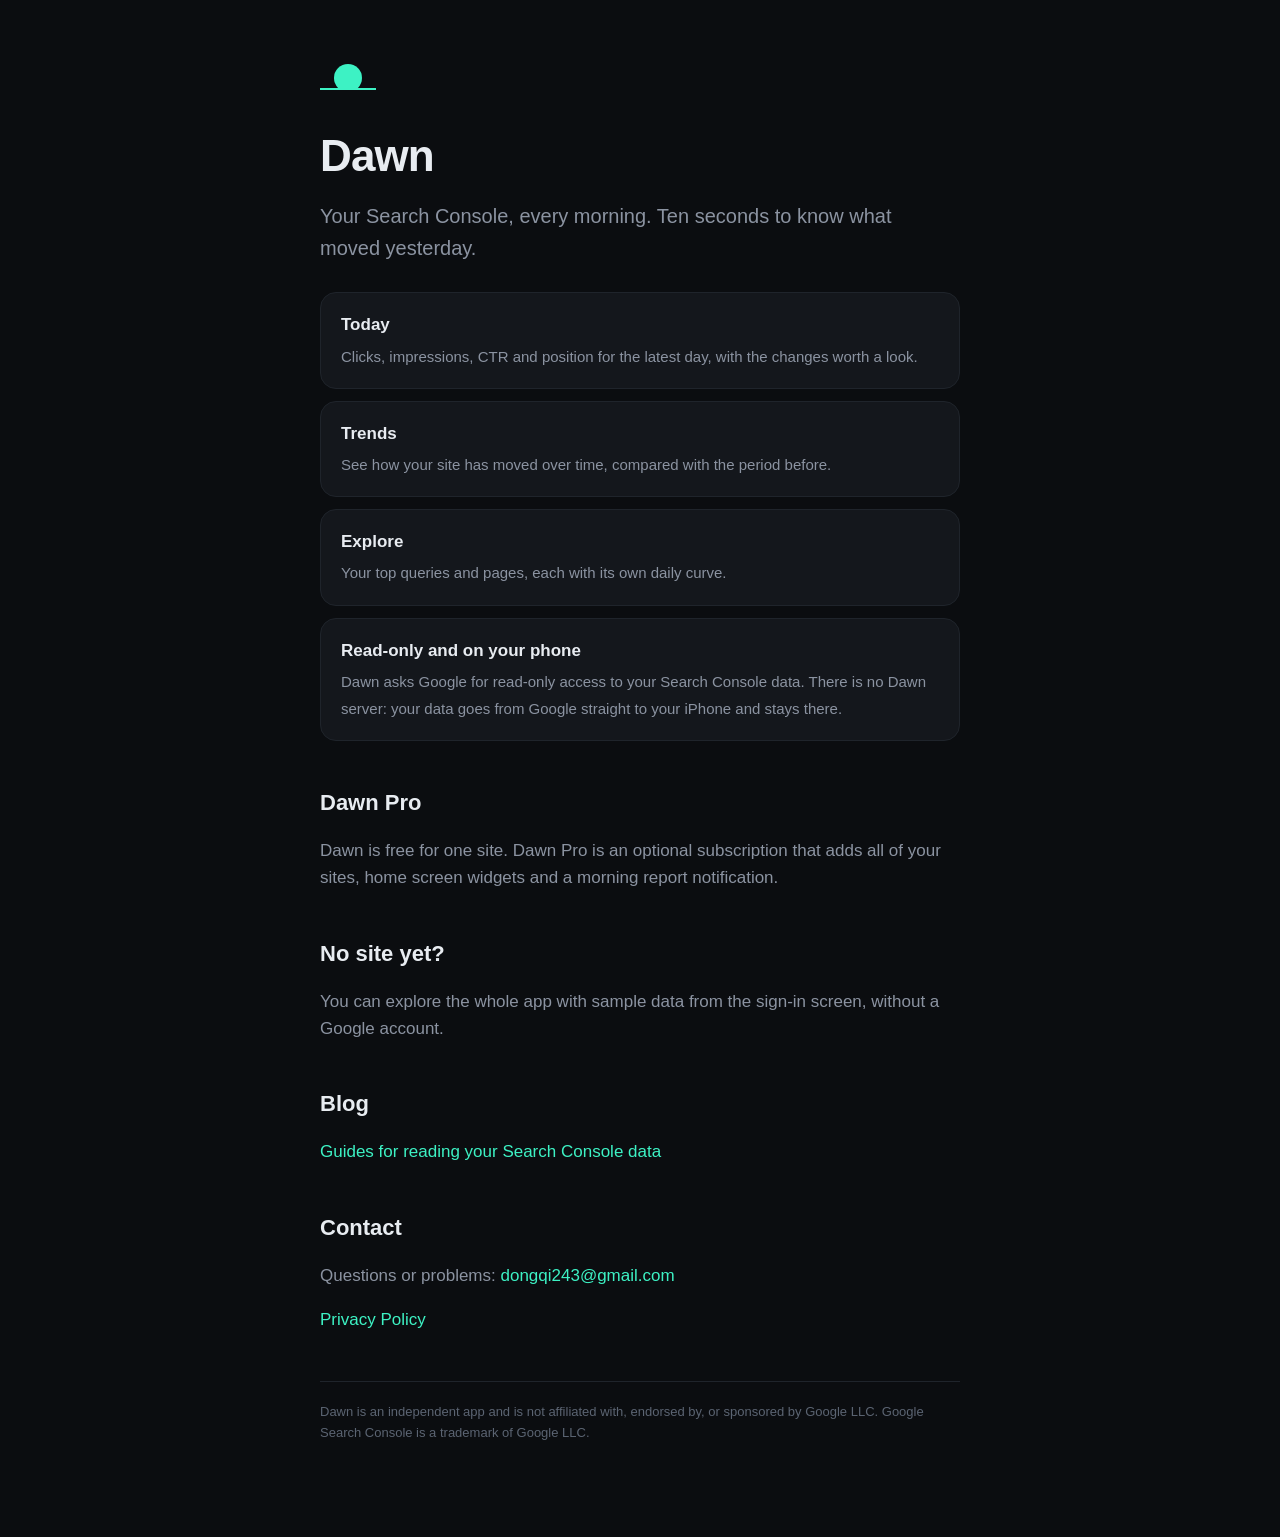
<file: index.html>
<!doctype html>
<html lang="en">
<head>
<meta charset="utf-8">
<meta name="viewport" content="width=device-width, initial-scale=1">
<title>Dawn — your Search Console, every morning</title>
<meta name="description" content="Dawn is an iPhone app that shows what moved in your Google Search Console data yesterday, in about ten seconds.">
<link rel="stylesheet" href="style.css">
</head>
<body>
<main>
  <div class="mark" aria-hidden="true"></div>
  <h1>Dawn</h1>
  <p class="lead">Your Search Console, every morning. Ten seconds to know what moved yesterday.</p>

  <div class="cards">
    <div class="card"><strong>Today</strong><span>Clicks, impressions, CTR and position for the latest day, with the changes worth a look.</span></div>
    <div class="card"><strong>Trends</strong><span>See how your site has moved over time, compared with the period before.</span></div>
    <div class="card"><strong>Explore</strong><span>Your top queries and pages, each with its own daily curve.</span></div>
    <div class="card"><strong>Read-only and on your phone</strong><span>Dawn asks Google for read-only access to your Search Console data. There is no Dawn server: your data goes from Google straight to your iPhone and stays there.</span></div>
  </div>

  <h2>Dawn Pro</h2>
  <p>Dawn is free for one site. Dawn Pro is an optional subscription that adds all of your sites, home screen widgets and a morning report notification.</p>

  <h2>No site yet?</h2>
  <p>You can explore the whole app with sample data from the sign-in screen, without a Google account.</p>

  <h2>Blog</h2>
  <p><a href="blog/">Guides for reading your Search Console data</a></p>

  <h2>Contact</h2>
  <p>Questions or problems: <a href="mailto:dongqi243@gmail.com">dongqi243@gmail.com</a></p>
  <p><a href="privacy.html">Privacy Policy</a></p>

  <p class="note">Dawn is an independent app and is not affiliated with, endorsed by, or sponsored by Google LLC. Google Search Console is a trademark of Google LLC.</p>
</main>
</body>
</html>
</file>
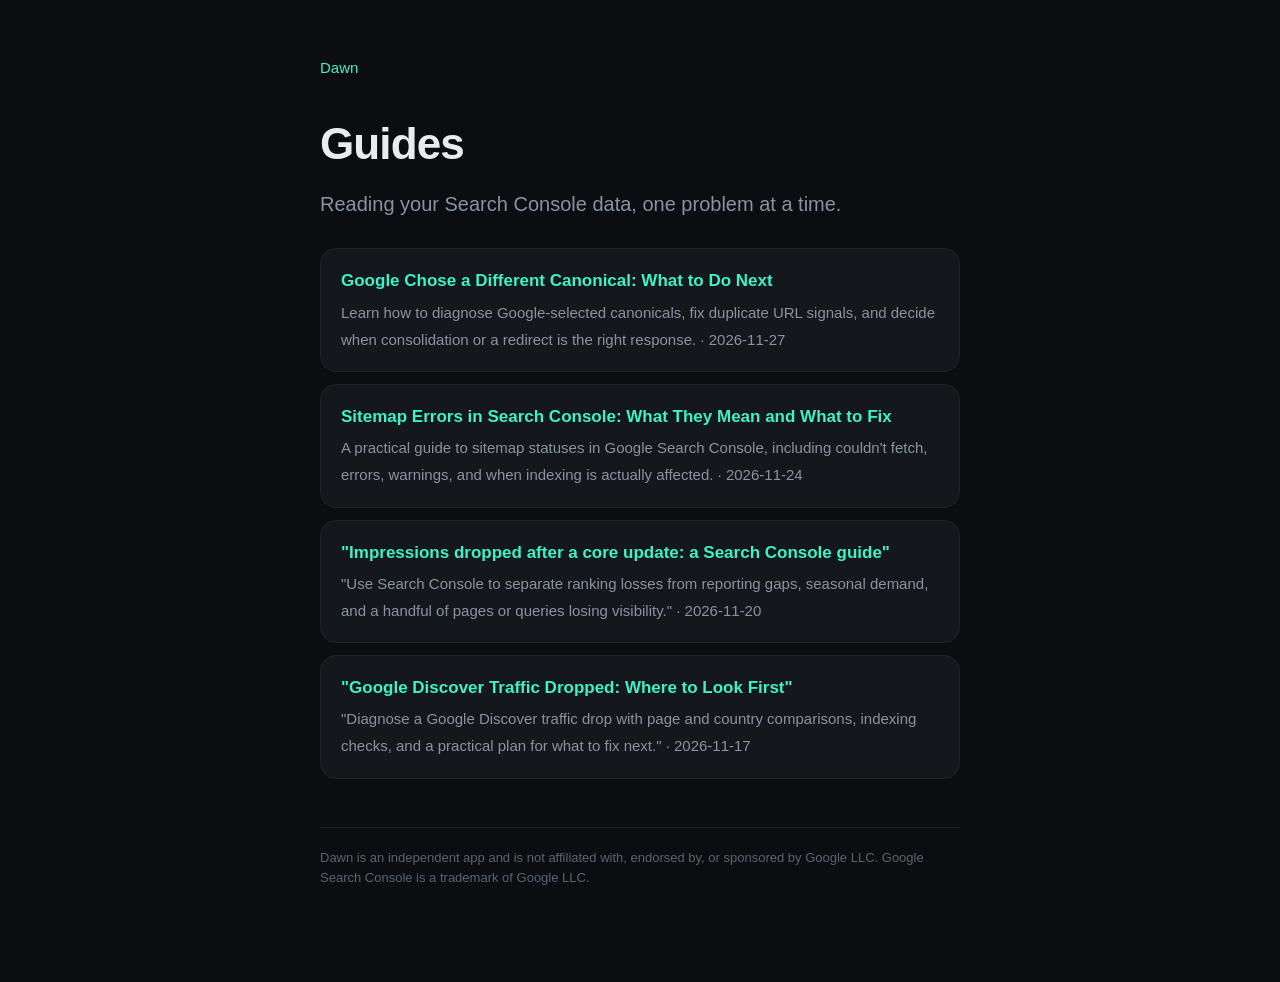
<file: blog/index.html>
<!doctype html>
<html lang="en">
<head>
<meta charset="utf-8">
<meta name="viewport" content="width=device-width, initial-scale=1">
<title>Search Console guides · Dawn</title>
<meta name="description" content="Practical guides for reading Google Search Console reports: indexing, traffic drops, CTR and more.">
<link rel="stylesheet" href="../style.css">
</head>
<body>
<main>
  <nav><a href="../">Dawn</a></nav>
  <h1>Guides</h1>
  <p class="lead">Reading your Search Console data, one problem at a time.</p>
  <div class="cards">
    <div class="card"><strong><a href="google-chose-different-canonical-what-to-do-next/">Google Chose a Different Canonical: What to Do Next</a></strong><span>Learn how to diagnose Google-selected canonicals, fix duplicate URL signals, and decide when consolidation or a redirect is the right response. · 2026-11-27</span></div>
    <div class="card"><strong><a href="sitemap-errors-search-console-couldnt-fetch/">Sitemap Errors in Search Console: What They Mean and What to Fix</a></strong><span>A practical guide to sitemap statuses in Google Search Console, including couldn&#x27;t fetch, errors, warnings, and when indexing is actually affected. · 2026-11-24</span></div>
    <div class="card"><strong><a href="impressions-drop-after-core-update/">&quot;Impressions dropped after a core update: a Search Console guide&quot;</a></strong><span>&quot;Use Search Console to separate ranking losses from reporting gaps, seasonal demand, and a handful of pages or queries losing visibility.&quot; · 2026-11-20</span></div>
    <div class="card"><strong><a href="google-discover-traffic-dropped-where-to-look-first/">&quot;Google Discover Traffic Dropped: Where to Look First&quot;</a></strong><span>&quot;Diagnose a Google Discover traffic drop with page and country comparisons, indexing checks, and a practical plan for what to fix next.&quot; · 2026-11-17</span></div>
  </div>
  <p class="note">Dawn is an independent app and is not affiliated with, endorsed by, or sponsored by Google LLC. Google Search Console is a trademark of Google LLC.</p>
</main>
</body>
</html>
</file>
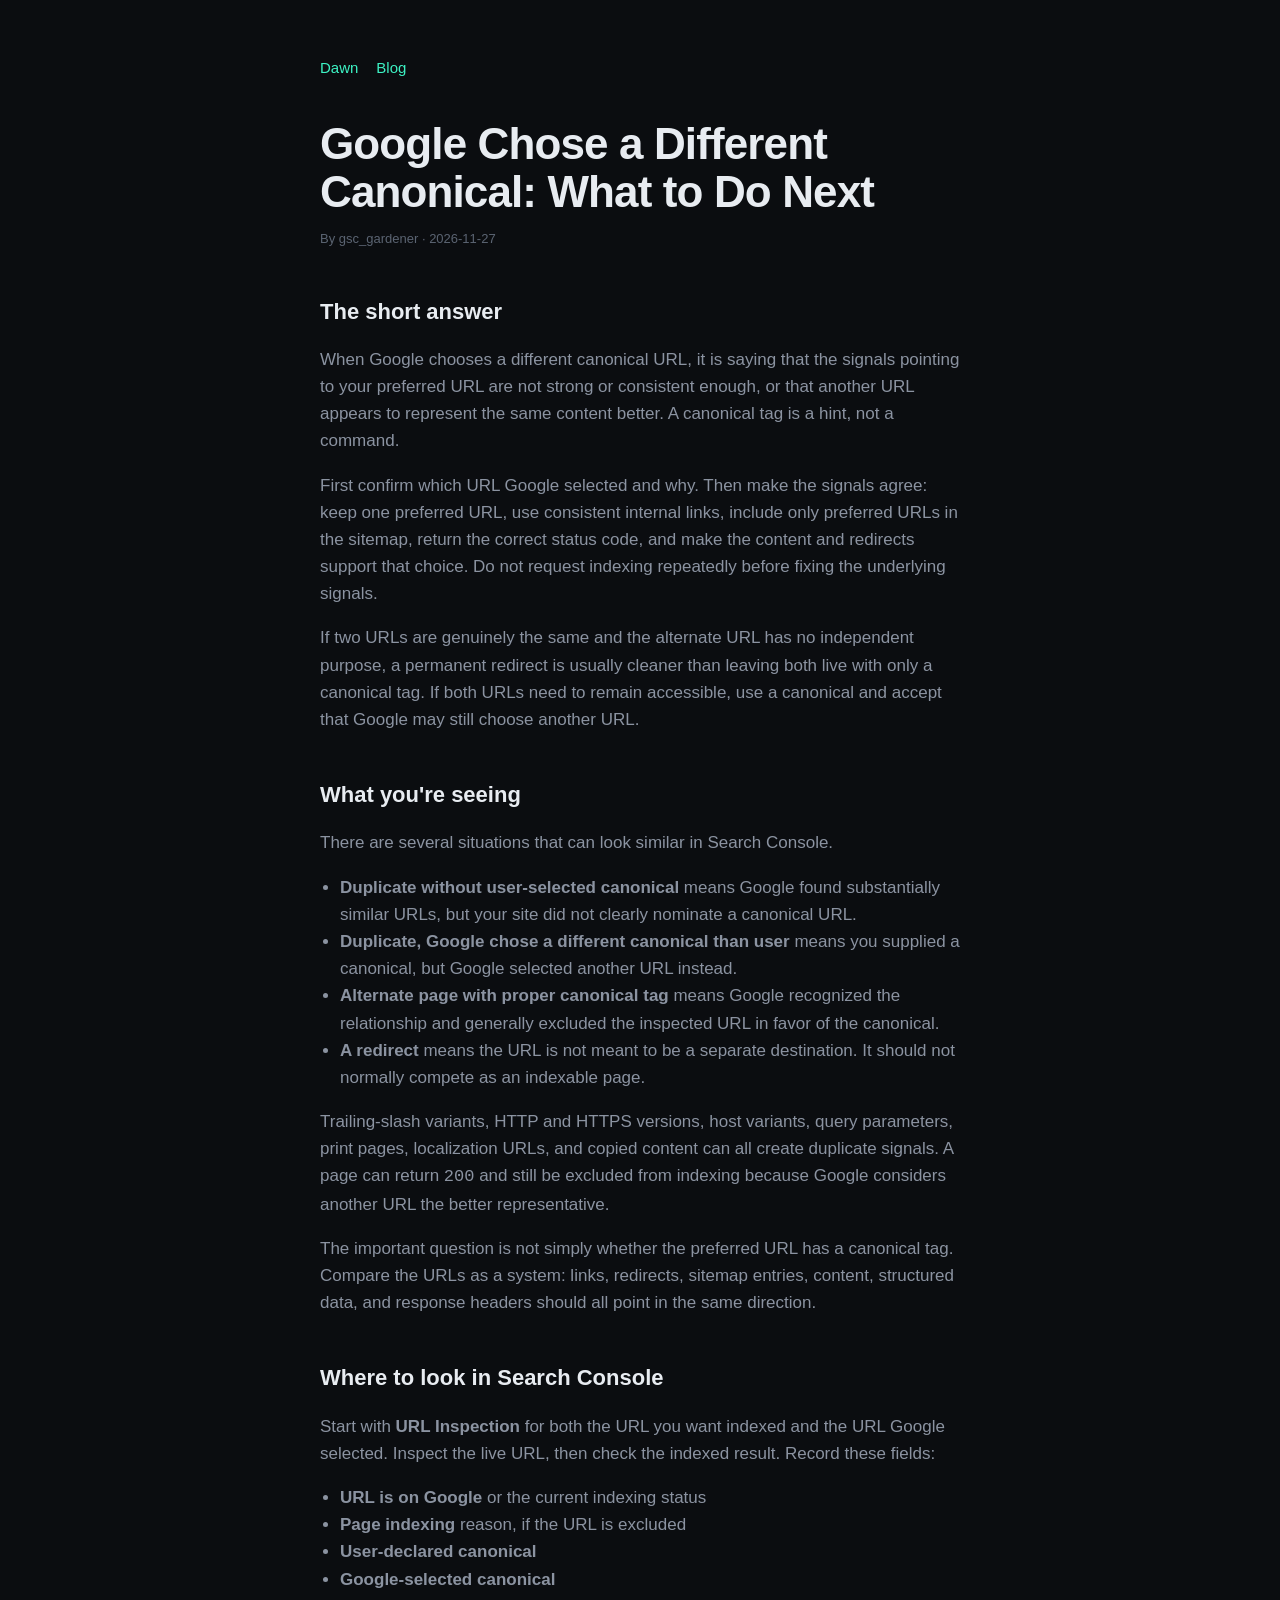
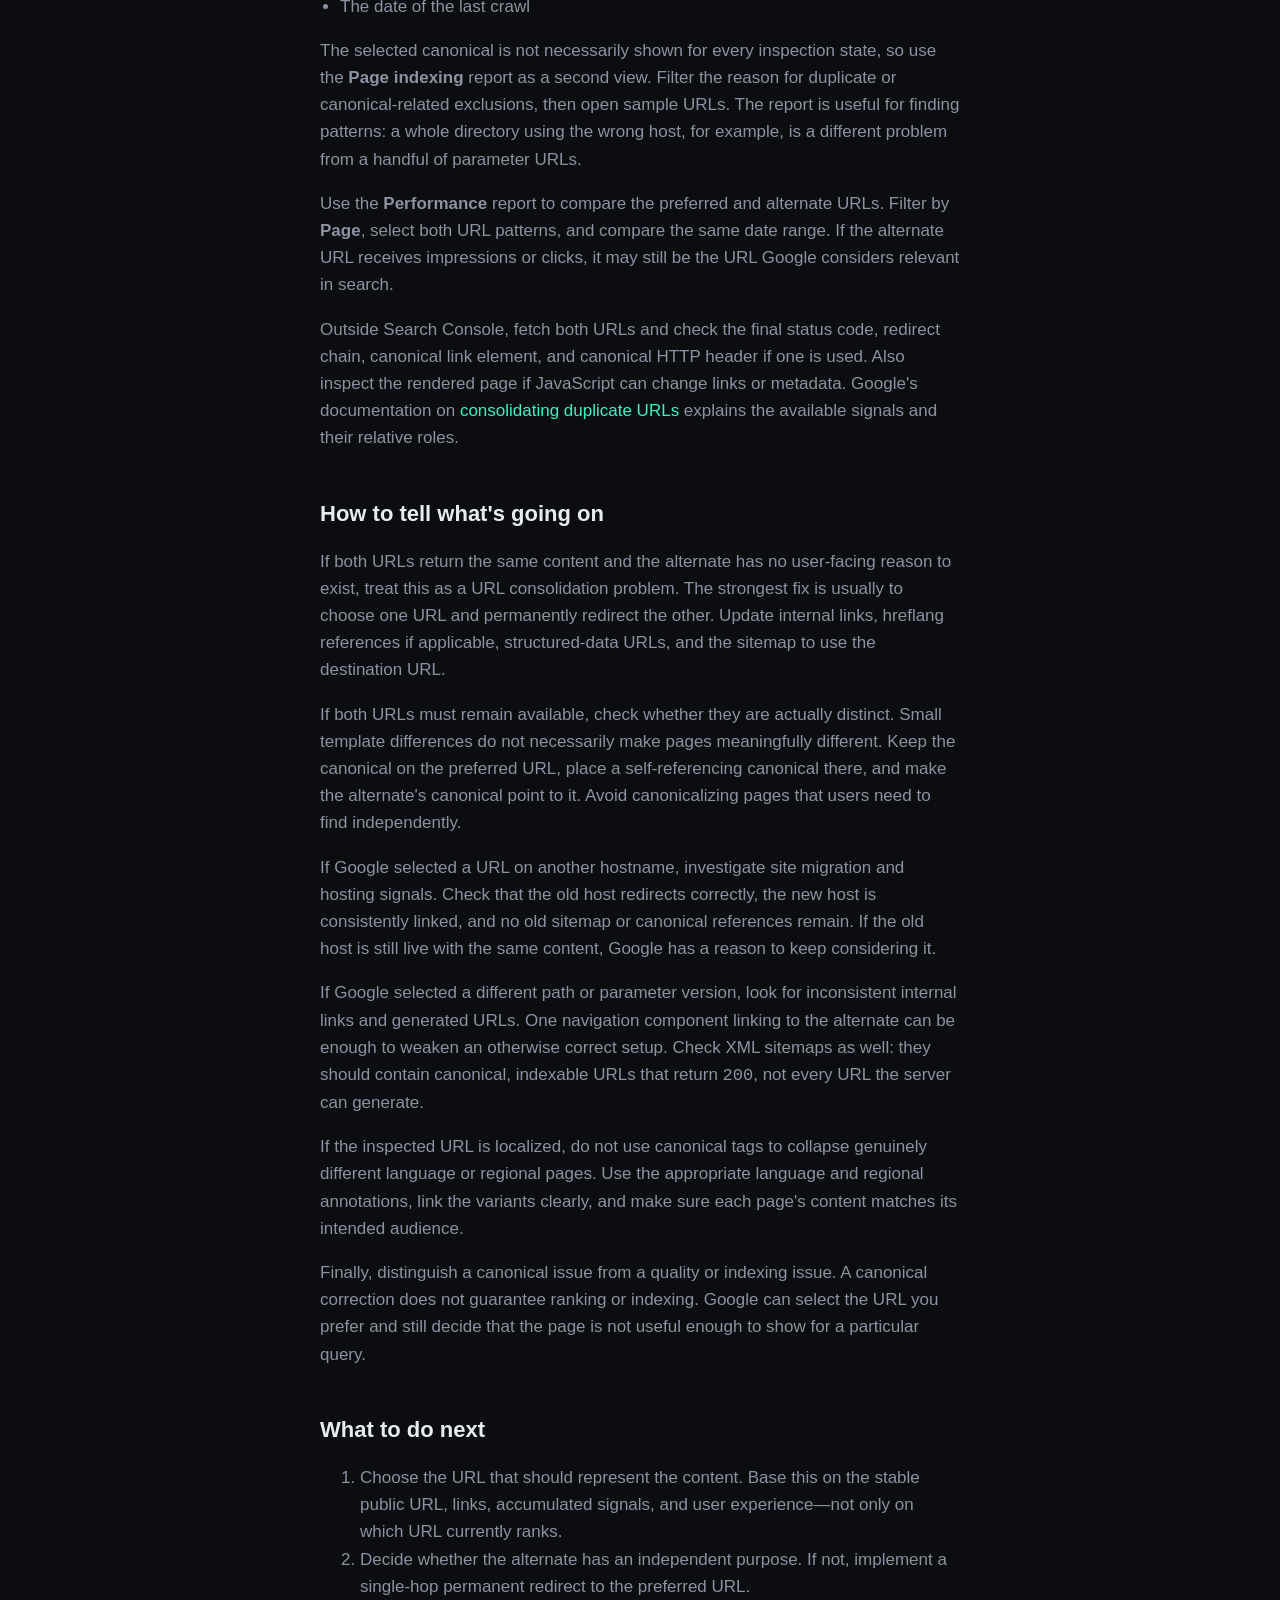
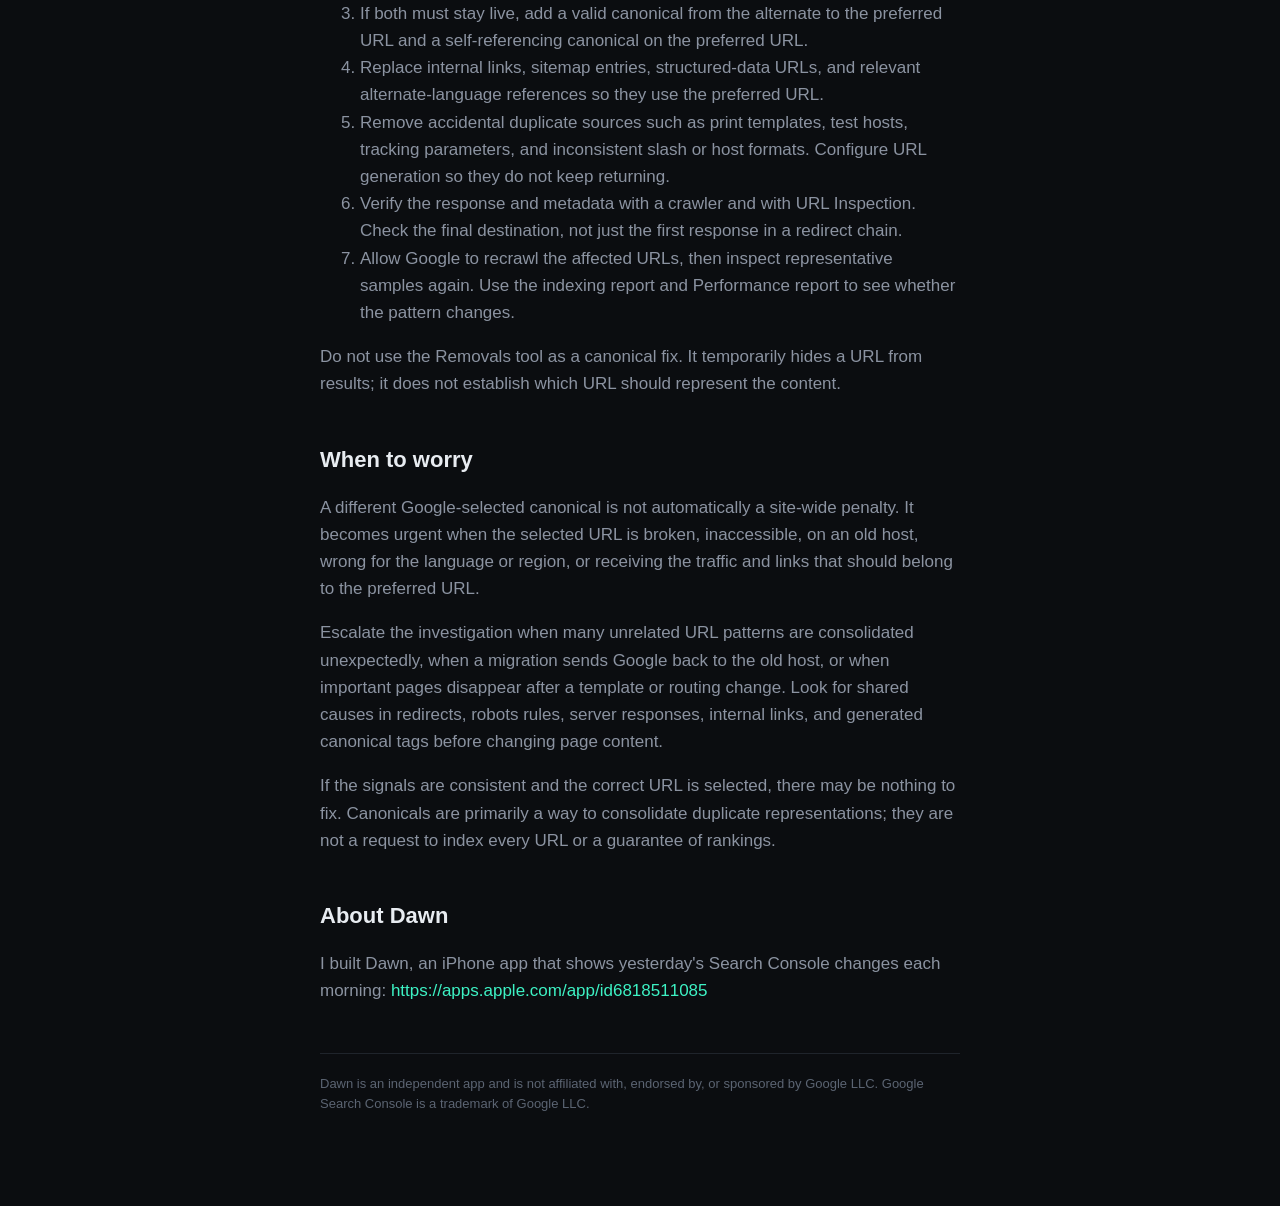
<file: blog/google-chose-different-canonical-what-to-do-next/index.html>
<!doctype html>
<html lang="en">
<head>
<meta charset="utf-8">
<meta name="viewport" content="width=device-width, initial-scale=1">
<title>Google Chose a Different Canonical: What to Do Next · Dawn</title>
<meta name="description" content="Learn how to diagnose Google-selected canonicals, fix duplicate URL signals, and decide when consolidation or a redirect is the right response.">
<link rel="canonical" href="https://dongqi-yang.github.io/dawn/blog/google-chose-different-canonical-what-to-do-next/">
<link rel="stylesheet" href="../../style.css">
<script type="application/ld+json">{"@context": "https://schema.org", "@type": "Article", "headline": "Google Chose a Different Canonical: What to Do Next", "description": "Learn how to diagnose Google-selected canonicals, fix duplicate URL signals, and decide when consolidation or a redirect is the right response.", "datePublished": "2026-11-27", "author": {"@type": "Person", "name": "gsc_gardener"}, "mainEntityOfPage": "https://dongqi-yang.github.io/dawn/blog/google-chose-different-canonical-what-to-do-next/"}</script>
</head>
<body>
<main>
  <nav><a href="../../">Dawn</a><a href="../">Blog</a></nav>
  <h1>Google Chose a Different Canonical: What to Do Next</h1>
  <p class="note" style="margin-top:0;border:0;padding:0">By gsc_gardener · <time datetime="2026-11-27">2026-11-27</time></p>
<h2>The short answer</h2>
<p>When Google chooses a different canonical URL, it is saying that the signals pointing to your preferred URL are not strong or consistent enough, or that another URL appears to represent the same content better. A canonical tag is a hint, not a command.</p>
<p>First confirm which URL Google selected and why. Then make the signals agree: keep one preferred URL, use consistent internal links, include only preferred URLs in the sitemap, return the correct status code, and make the content and redirects support that choice. Do not request indexing repeatedly before fixing the underlying signals.</p>
<p>If two URLs are genuinely the same and the alternate URL has no independent purpose, a permanent redirect is usually cleaner than leaving both live with only a canonical tag. If both URLs need to remain accessible, use a canonical and accept that Google may still choose another URL.</p>
<h2>What you&#x27;re seeing</h2>
<p>There are several situations that can look similar in Search Console.</p>
<ul><li><strong>Duplicate without user-selected canonical</strong> means Google found substantially similar URLs, but your site did not clearly nominate a canonical URL.</li><li><strong>Duplicate, Google chose a different canonical than user</strong> means you supplied a canonical, but Google selected another URL instead.</li><li><strong>Alternate page with proper canonical tag</strong> means Google recognized the relationship and generally excluded the inspected URL in favor of the canonical.</li><li><strong>A redirect</strong> means the URL is not meant to be a separate destination. It should not normally compete as an indexable page.</li></ul>
<p>Trailing-slash variants, HTTP and HTTPS versions, host variants, query parameters, print pages, localization URLs, and copied content can all create duplicate signals. A page can return <code>200</code> and still be excluded from indexing because Google considers another URL the better representative.</p>
<p>The important question is not simply whether the preferred URL has a canonical tag. Compare the URLs as a system: links, redirects, sitemap entries, content, structured data, and response headers should all point in the same direction.</p>
<h2>Where to look in Search Console</h2>
<p>Start with <strong>URL Inspection</strong> for both the URL you want indexed and the URL Google selected. Inspect the live URL, then check the indexed result. Record these fields:</p>
<ul><li><strong>URL is on Google</strong> or the current indexing status</li><li><strong>Page indexing</strong> reason, if the URL is excluded</li><li><strong>User-declared canonical</strong></li><li><strong>Google-selected canonical</strong></li><li>The date of the last crawl</li></ul>
<p>The selected canonical is not necessarily shown for every inspection state, so use the <strong>Page indexing</strong> report as a second view. Filter the reason for duplicate or canonical-related exclusions, then open sample URLs. The report is useful for finding patterns: a whole directory using the wrong host, for example, is a different problem from a handful of parameter URLs.</p>
<p>Use the <strong>Performance</strong> report to compare the preferred and alternate URLs. Filter by <strong>Page</strong>, select both URL patterns, and compare the same date range. If the alternate URL receives impressions or clicks, it may still be the URL Google considers relevant in search.</p>
<p>Outside Search Console, fetch both URLs and check the final status code, redirect chain, canonical link element, and canonical HTTP header if one is used. Also inspect the rendered page if JavaScript can change links or metadata. Google&#x27;s documentation on <a href="https://developers.google.com/search/docs/crawling-indexing/consolidate-duplicate-urls">consolidating duplicate URLs</a> explains the available signals and their relative roles.</p>
<h2>How to tell what&#x27;s going on</h2>
<p>If both URLs return the same content and the alternate has no user-facing reason to exist, treat this as a URL consolidation problem. The strongest fix is usually to choose one URL and permanently redirect the other. Update internal links, hreflang references if applicable, structured-data URLs, and the sitemap to use the destination URL.</p>
<p>If both URLs must remain available, check whether they are actually distinct. Small template differences do not necessarily make pages meaningfully different. Keep the canonical on the preferred URL, place a self-referencing canonical there, and make the alternate&#x27;s canonical point to it. Avoid canonicalizing pages that users need to find independently.</p>
<p>If Google selected a URL on another hostname, investigate site migration and hosting signals. Check that the old host redirects correctly, the new host is consistently linked, and no old sitemap or canonical references remain. If the old host is still live with the same content, Google has a reason to keep considering it.</p>
<p>If Google selected a different path or parameter version, look for inconsistent internal links and generated URLs. One navigation component linking to the alternate can be enough to weaken an otherwise correct setup. Check XML sitemaps as well: they should contain canonical, indexable URLs that return <code>200</code>, not every URL the server can generate.</p>
<p>If the inspected URL is localized, do not use canonical tags to collapse genuinely different language or regional pages. Use the appropriate language and regional annotations, link the variants clearly, and make sure each page&#x27;s content matches its intended audience.</p>
<p>Finally, distinguish a canonical issue from a quality or indexing issue. A canonical correction does not guarantee ranking or indexing. Google can select the URL you prefer and still decide that the page is not useful enough to show for a particular query.</p>
<h2>What to do next</h2>
<ol><li>Choose the URL that should represent the content. Base this on the stable public URL, links, accumulated signals, and user experience—not only on which URL currently ranks.</li><li>Decide whether the alternate has an independent purpose. If not, implement a single-hop permanent redirect to the preferred URL.</li><li>If both must stay live, add a valid canonical from the alternate to the preferred URL and a self-referencing canonical on the preferred URL.</li><li>Replace internal links, sitemap entries, structured-data URLs, and relevant alternate-language references so they use the preferred URL.</li><li>Remove accidental duplicate sources such as print templates, test hosts, tracking parameters, and inconsistent slash or host formats. Configure URL generation so they do not keep returning.</li><li>Verify the response and metadata with a crawler and with URL Inspection. Check the final destination, not just the first response in a redirect chain.</li><li>Allow Google to recrawl the affected URLs, then inspect representative samples again. Use the indexing report and Performance report to see whether the pattern changes.</li></ol>
<p>Do not use the Removals tool as a canonical fix. It temporarily hides a URL from results; it does not establish which URL should represent the content.</p>
<h2>When to worry</h2>
<p>A different Google-selected canonical is not automatically a site-wide penalty. It becomes urgent when the selected URL is broken, inaccessible, on an old host, wrong for the language or region, or receiving the traffic and links that should belong to the preferred URL.</p>
<p>Escalate the investigation when many unrelated URL patterns are consolidated unexpectedly, when a migration sends Google back to the old host, or when important pages disappear after a template or routing change. Look for shared causes in redirects, robots rules, server responses, internal links, and generated canonical tags before changing page content.</p>
<p>If the signals are consistent and the correct URL is selected, there may be nothing to fix. Canonicals are primarily a way to consolidate duplicate representations; they are not a request to index every URL or a guarantee of rankings.</p>
<h2>About Dawn</h2>
<p>I built Dawn, an iPhone app that shows yesterday&#x27;s Search Console changes each morning: <a href="https://apps.apple.com/app/id6818511085">https://apps.apple.com/app/id6818511085</a></p>
  <p class="note">Dawn is an independent app and is not affiliated with, endorsed by, or sponsored by Google LLC. Google Search Console is a trademark of Google LLC.</p>
</main>
</body>
</html>
</file>
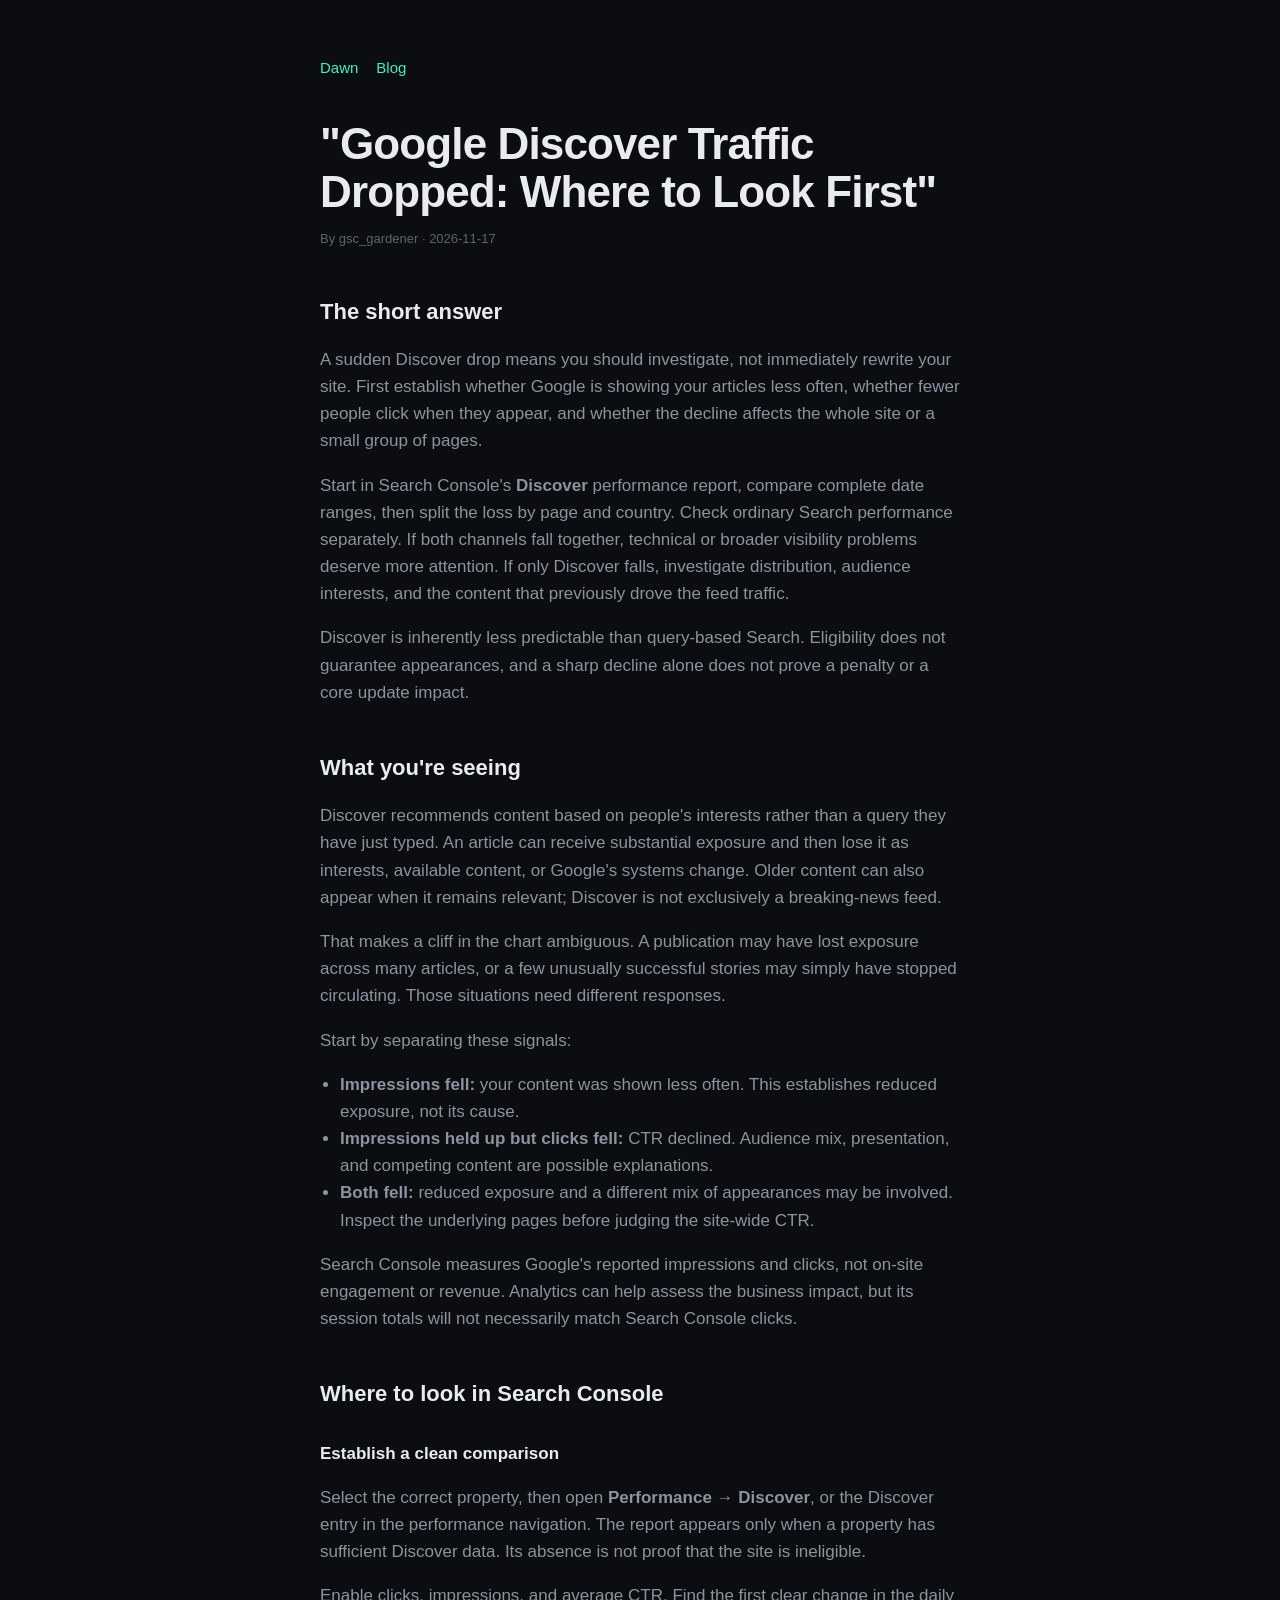
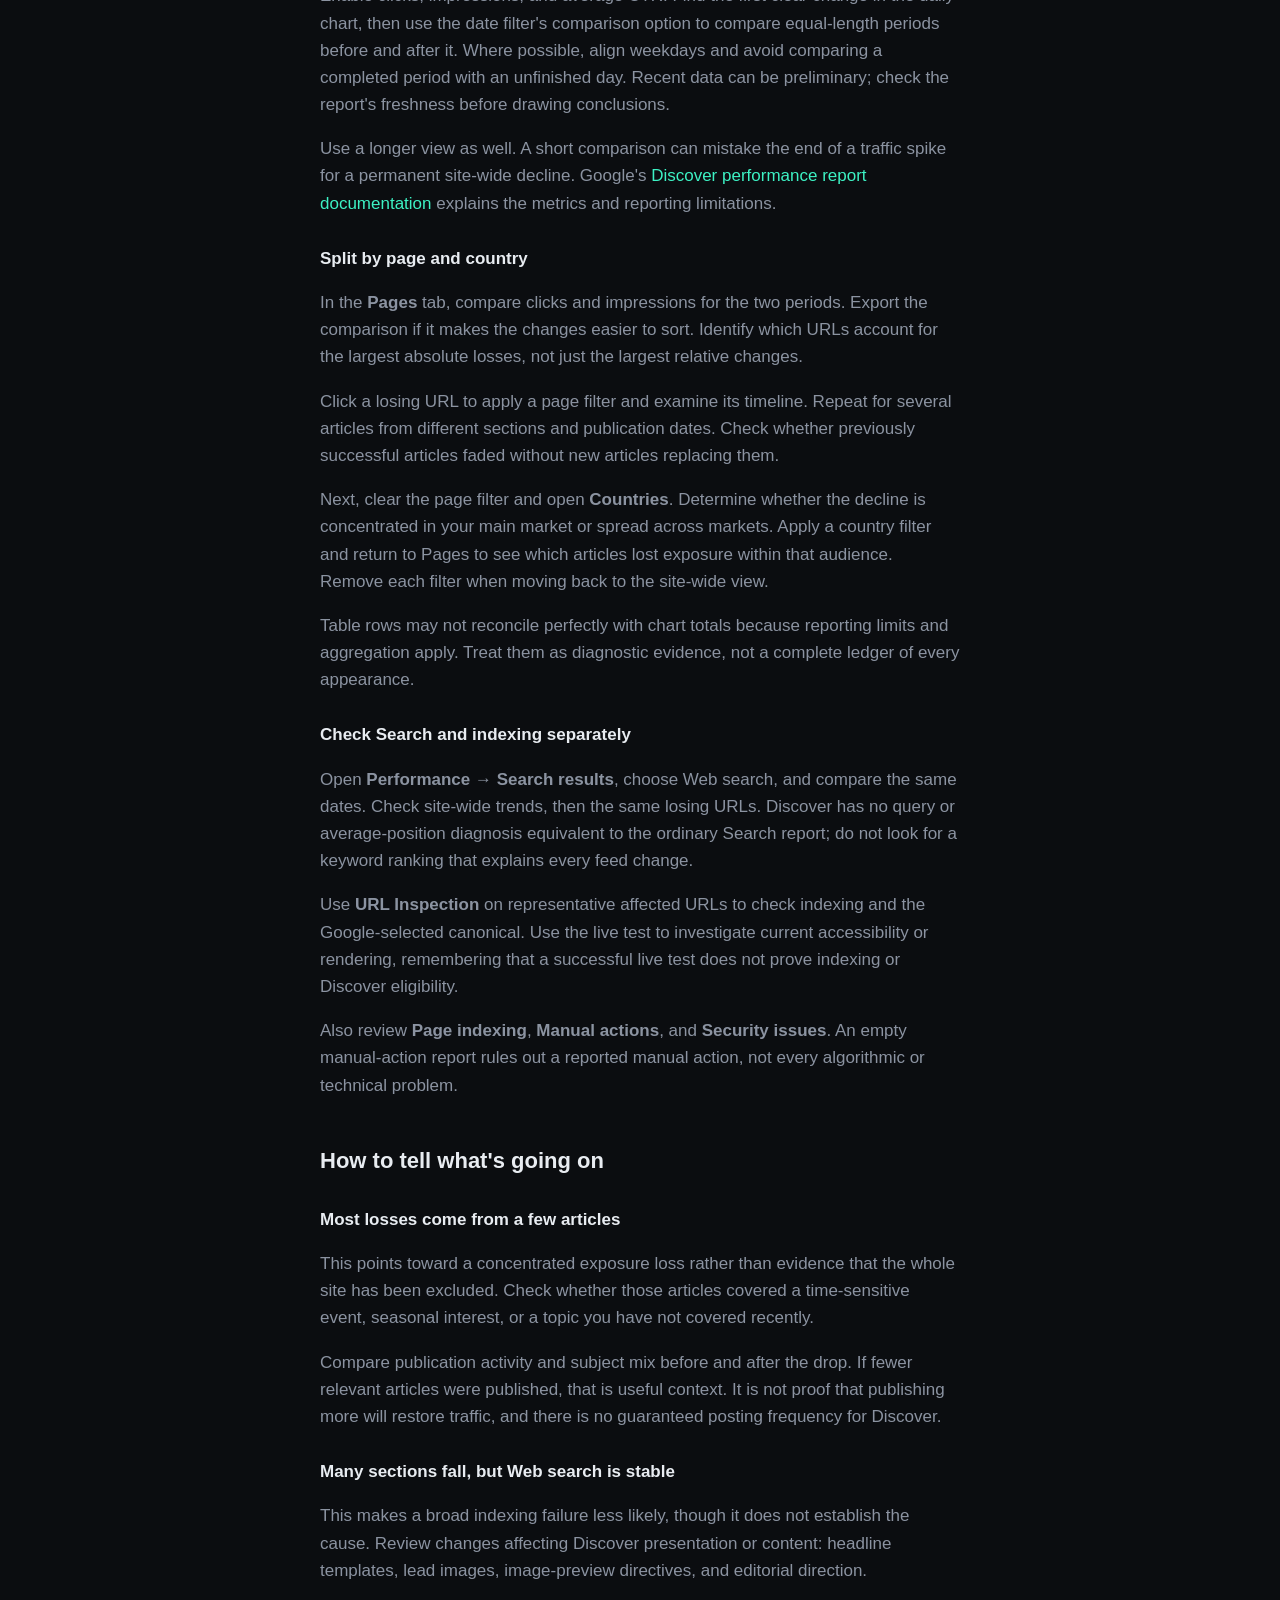
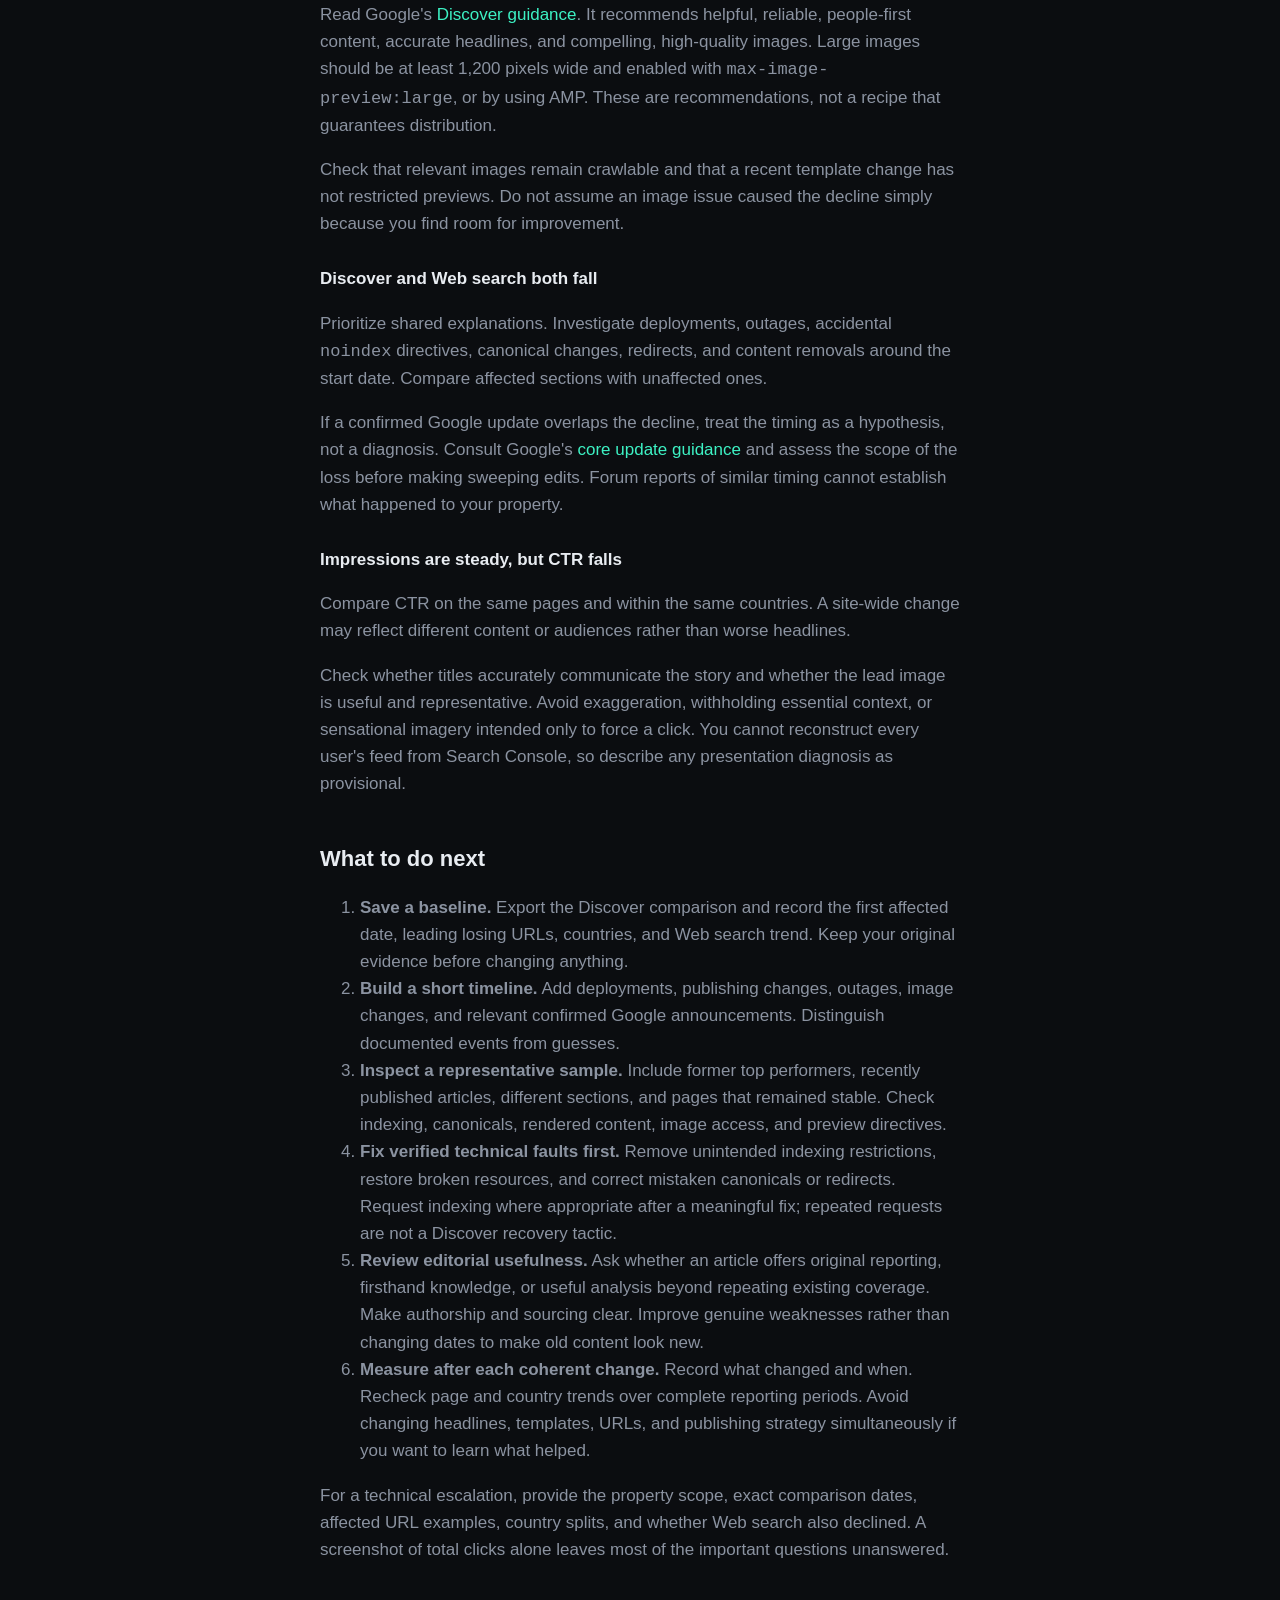
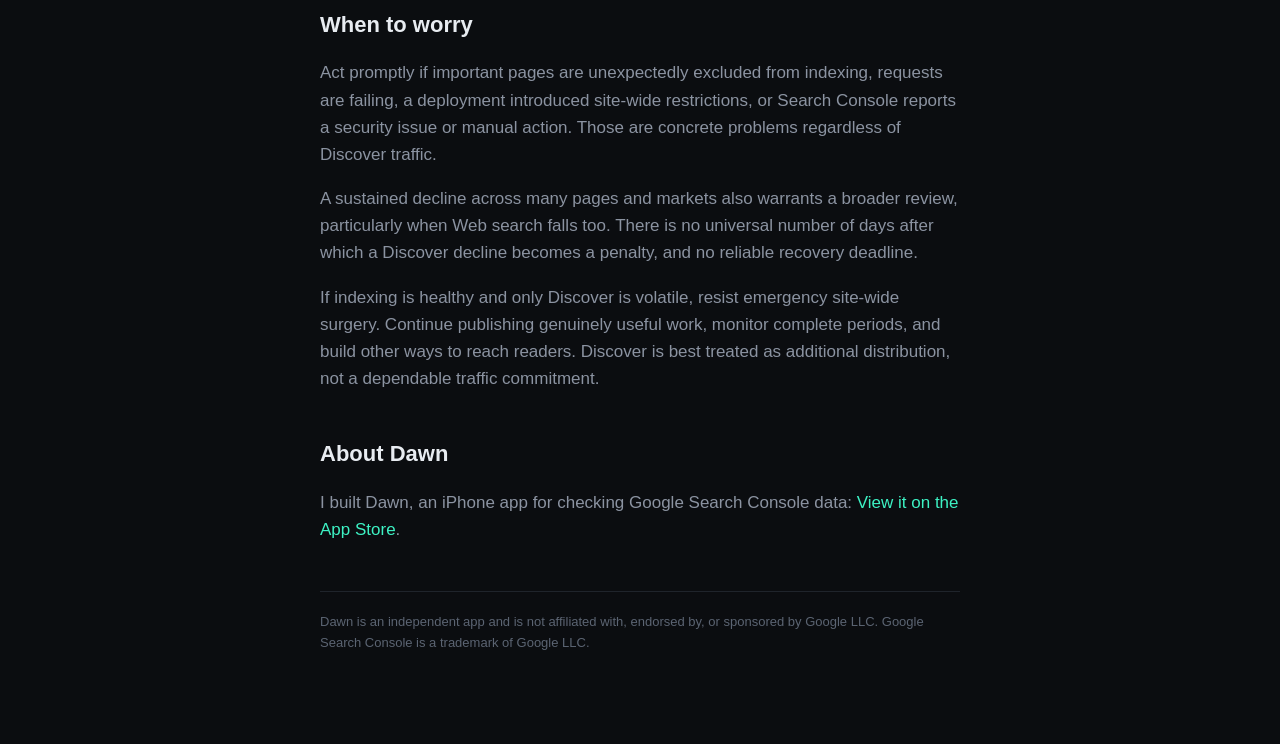
<file: blog/google-discover-traffic-dropped-where-to-look-first/index.html>
<!doctype html>
<html lang="en">
<head>
<meta charset="utf-8">
<meta name="viewport" content="width=device-width, initial-scale=1">
<title>&quot;Google Discover Traffic Dropped: Where to Look First&quot; · Dawn</title>
<meta name="description" content="&quot;Diagnose a Google Discover traffic drop with page and country comparisons, indexing checks, and a practical plan for what to fix next.&quot;">
<link rel="canonical" href="https://dongqi-yang.github.io/dawn/blog/google-discover-traffic-dropped-where-to-look-first/">
<link rel="stylesheet" href="../../style.css">
<script type="application/ld+json">{"@context": "https://schema.org", "@type": "Article", "headline": "\"Google Discover Traffic Dropped: Where to Look First\"", "description": "\"Diagnose a Google Discover traffic drop with page and country comparisons, indexing checks, and a practical plan for what to fix next.\"", "datePublished": "2026-11-17", "author": {"@type": "Person", "name": "gsc_gardener"}, "mainEntityOfPage": "https://dongqi-yang.github.io/dawn/blog/google-discover-traffic-dropped-where-to-look-first/"}</script>
</head>
<body>
<main>
  <nav><a href="../../">Dawn</a><a href="../">Blog</a></nav>
  <h1>&quot;Google Discover Traffic Dropped: Where to Look First&quot;</h1>
  <p class="note" style="margin-top:0;border:0;padding:0">By gsc_gardener · <time datetime="2026-11-17">2026-11-17</time></p>
<h2>The short answer</h2>
<p>A sudden Discover drop means you should investigate, not immediately rewrite your site. First establish whether Google is showing your articles less often, whether fewer people click when they appear, and whether the decline affects the whole site or a small group of pages.</p>
<p>Start in Search Console&#x27;s <strong>Discover</strong> performance report, compare complete date ranges, then split the loss by page and country. Check ordinary Search performance separately. If both channels fall together, technical or broader visibility problems deserve more attention. If only Discover falls, investigate distribution, audience interests, and the content that previously drove the feed traffic.</p>
<p>Discover is inherently less predictable than query-based Search. Eligibility does not guarantee appearances, and a sharp decline alone does not prove a penalty or a core update impact.</p>
<h2>What you&#x27;re seeing</h2>
<p>Discover recommends content based on people&#x27;s interests rather than a query they have just typed. An article can receive substantial exposure and then lose it as interests, available content, or Google&#x27;s systems change. Older content can also appear when it remains relevant; Discover is not exclusively a breaking-news feed.</p>
<p>That makes a cliff in the chart ambiguous. A publication may have lost exposure across many articles, or a few unusually successful stories may simply have stopped circulating. Those situations need different responses.</p>
<p>Start by separating these signals:</p>
<ul><li><strong>Impressions fell:</strong> your content was shown less often. This establishes reduced exposure, not its cause.</li><li><strong>Impressions held up but clicks fell:</strong> CTR declined. Audience mix, presentation, and competing content are possible explanations.</li><li><strong>Both fell:</strong> reduced exposure and a different mix of appearances may be involved. Inspect the underlying pages before judging the site-wide CTR.</li></ul>
<p>Search Console measures Google&#x27;s reported impressions and clicks, not on-site engagement or revenue. Analytics can help assess the business impact, but its session totals will not necessarily match Search Console clicks.</p>
<h2>Where to look in Search Console</h2>
<h3>Establish a clean comparison</h3>
<p>Select the correct property, then open <strong>Performance → Discover</strong>, or the Discover entry in the performance navigation. The report appears only when a property has sufficient Discover data. Its absence is not proof that the site is ineligible.</p>
<p>Enable clicks, impressions, and average CTR. Find the first clear change in the daily chart, then use the date filter&#x27;s comparison option to compare equal-length periods before and after it. Where possible, align weekdays and avoid comparing a completed period with an unfinished day. Recent data can be preliminary; check the report&#x27;s freshness before drawing conclusions.</p>
<p>Use a longer view as well. A short comparison can mistake the end of a traffic spike for a permanent site-wide decline. Google&#x27;s <a href="https://support.google.com/webmasters/answer/9216516">Discover performance report documentation</a> explains the metrics and reporting limitations.</p>
<h3>Split by page and country</h3>
<p>In the <strong>Pages</strong> tab, compare clicks and impressions for the two periods. Export the comparison if it makes the changes easier to sort. Identify which URLs account for the largest absolute losses, not just the largest relative changes.</p>
<p>Click a losing URL to apply a page filter and examine its timeline. Repeat for several articles from different sections and publication dates. Check whether previously successful articles faded without new articles replacing them.</p>
<p>Next, clear the page filter and open <strong>Countries</strong>. Determine whether the decline is concentrated in your main market or spread across markets. Apply a country filter and return to Pages to see which articles lost exposure within that audience. Remove each filter when moving back to the site-wide view.</p>
<p>Table rows may not reconcile perfectly with chart totals because reporting limits and aggregation apply. Treat them as diagnostic evidence, not a complete ledger of every appearance.</p>
<h3>Check Search and indexing separately</h3>
<p>Open <strong>Performance → Search results</strong>, choose Web search, and compare the same dates. Check site-wide trends, then the same losing URLs. Discover has no query or average-position diagnosis equivalent to the ordinary Search report; do not look for a keyword ranking that explains every feed change.</p>
<p>Use <strong>URL Inspection</strong> on representative affected URLs to check indexing and the Google-selected canonical. Use the live test to investigate current accessibility or rendering, remembering that a successful live test does not prove indexing or Discover eligibility.</p>
<p>Also review <strong>Page indexing</strong>, <strong>Manual actions</strong>, and <strong>Security issues</strong>. An empty manual-action report rules out a reported manual action, not every algorithmic or technical problem.</p>
<h2>How to tell what&#x27;s going on</h2>
<h3>Most losses come from a few articles</h3>
<p>This points toward a concentrated exposure loss rather than evidence that the whole site has been excluded. Check whether those articles covered a time-sensitive event, seasonal interest, or a topic you have not covered recently.</p>
<p>Compare publication activity and subject mix before and after the drop. If fewer relevant articles were published, that is useful context. It is not proof that publishing more will restore traffic, and there is no guaranteed posting frequency for Discover.</p>
<h3>Many sections fall, but Web search is stable</h3>
<p>This makes a broad indexing failure less likely, though it does not establish the cause. Review changes affecting Discover presentation or content: headline templates, lead images, image-preview directives, and editorial direction.</p>
<p>Read Google&#x27;s <a href="https://developers.google.com/search/docs/appearance/google-discover">Discover guidance</a>. It recommends helpful, reliable, people-first content, accurate headlines, and compelling, high-quality images. Large images should be at least 1,200 pixels wide and enabled with <code>max-image-preview:large</code>, or by using AMP. These are recommendations, not a recipe that guarantees distribution.</p>
<p>Check that relevant images remain crawlable and that a recent template change has not restricted previews. Do not assume an image issue caused the decline simply because you find room for improvement.</p>
<h3>Discover and Web search both fall</h3>
<p>Prioritize shared explanations. Investigate deployments, outages, accidental <code>noindex</code> directives, canonical changes, redirects, and content removals around the start date. Compare affected sections with unaffected ones.</p>
<p>If a confirmed Google update overlaps the decline, treat the timing as a hypothesis, not a diagnosis. Consult Google&#x27;s <a href="https://developers.google.com/search/docs/appearance/core-updates">core update guidance</a> and assess the scope of the loss before making sweeping edits. Forum reports of similar timing cannot establish what happened to your property.</p>
<h3>Impressions are steady, but CTR falls</h3>
<p>Compare CTR on the same pages and within the same countries. A site-wide change may reflect different content or audiences rather than worse headlines.</p>
<p>Check whether titles accurately communicate the story and whether the lead image is useful and representative. Avoid exaggeration, withholding essential context, or sensational imagery intended only to force a click. You cannot reconstruct every user&#x27;s feed from Search Console, so describe any presentation diagnosis as provisional.</p>
<h2>What to do next</h2>
<ol><li><strong>Save a baseline.</strong> Export the Discover comparison and record the first affected date, leading losing URLs, countries, and Web search trend. Keep your original evidence before changing anything.</li><li><strong>Build a short timeline.</strong> Add deployments, publishing changes, outages, image changes, and relevant confirmed Google announcements. Distinguish documented events from guesses.</li><li><strong>Inspect a representative sample.</strong> Include former top performers, recently published articles, different sections, and pages that remained stable. Check indexing, canonicals, rendered content, image access, and preview directives.</li><li><strong>Fix verified technical faults first.</strong> Remove unintended indexing restrictions, restore broken resources, and correct mistaken canonicals or redirects. Request indexing where appropriate after a meaningful fix; repeated requests are not a Discover recovery tactic.</li><li><strong>Review editorial usefulness.</strong> Ask whether an article offers original reporting, firsthand knowledge, or useful analysis beyond repeating existing coverage. Make authorship and sourcing clear. Improve genuine weaknesses rather than changing dates to make old content look new.</li><li><strong>Measure after each coherent change.</strong> Record what changed and when. Recheck page and country trends over complete reporting periods. Avoid changing headlines, templates, URLs, and publishing strategy simultaneously if you want to learn what helped.</li></ol>
<p>For a technical escalation, provide the property scope, exact comparison dates, affected URL examples, country splits, and whether Web search also declined. A screenshot of total clicks alone leaves most of the important questions unanswered.</p>
<h2>When to worry</h2>
<p>Act promptly if important pages are unexpectedly excluded from indexing, requests are failing, a deployment introduced site-wide restrictions, or Search Console reports a security issue or manual action. Those are concrete problems regardless of Discover traffic.</p>
<p>A sustained decline across many pages and markets also warrants a broader review, particularly when Web search falls too. There is no universal number of days after which a Discover decline becomes a penalty, and no reliable recovery deadline.</p>
<p>If indexing is healthy and only Discover is volatile, resist emergency site-wide surgery. Continue publishing genuinely useful work, monitor complete periods, and build other ways to reach readers. Discover is best treated as additional distribution, not a dependable traffic commitment.</p>
<h2>About Dawn</h2>
<p>I built Dawn, an iPhone app for checking Google Search Console data: <a href="https://apps.apple.com/app/id6818511085">View it on the App Store</a>.</p>
  <p class="note">Dawn is an independent app and is not affiliated with, endorsed by, or sponsored by Google LLC. Google Search Console is a trademark of Google LLC.</p>
</main>
</body>
</html>
</file>
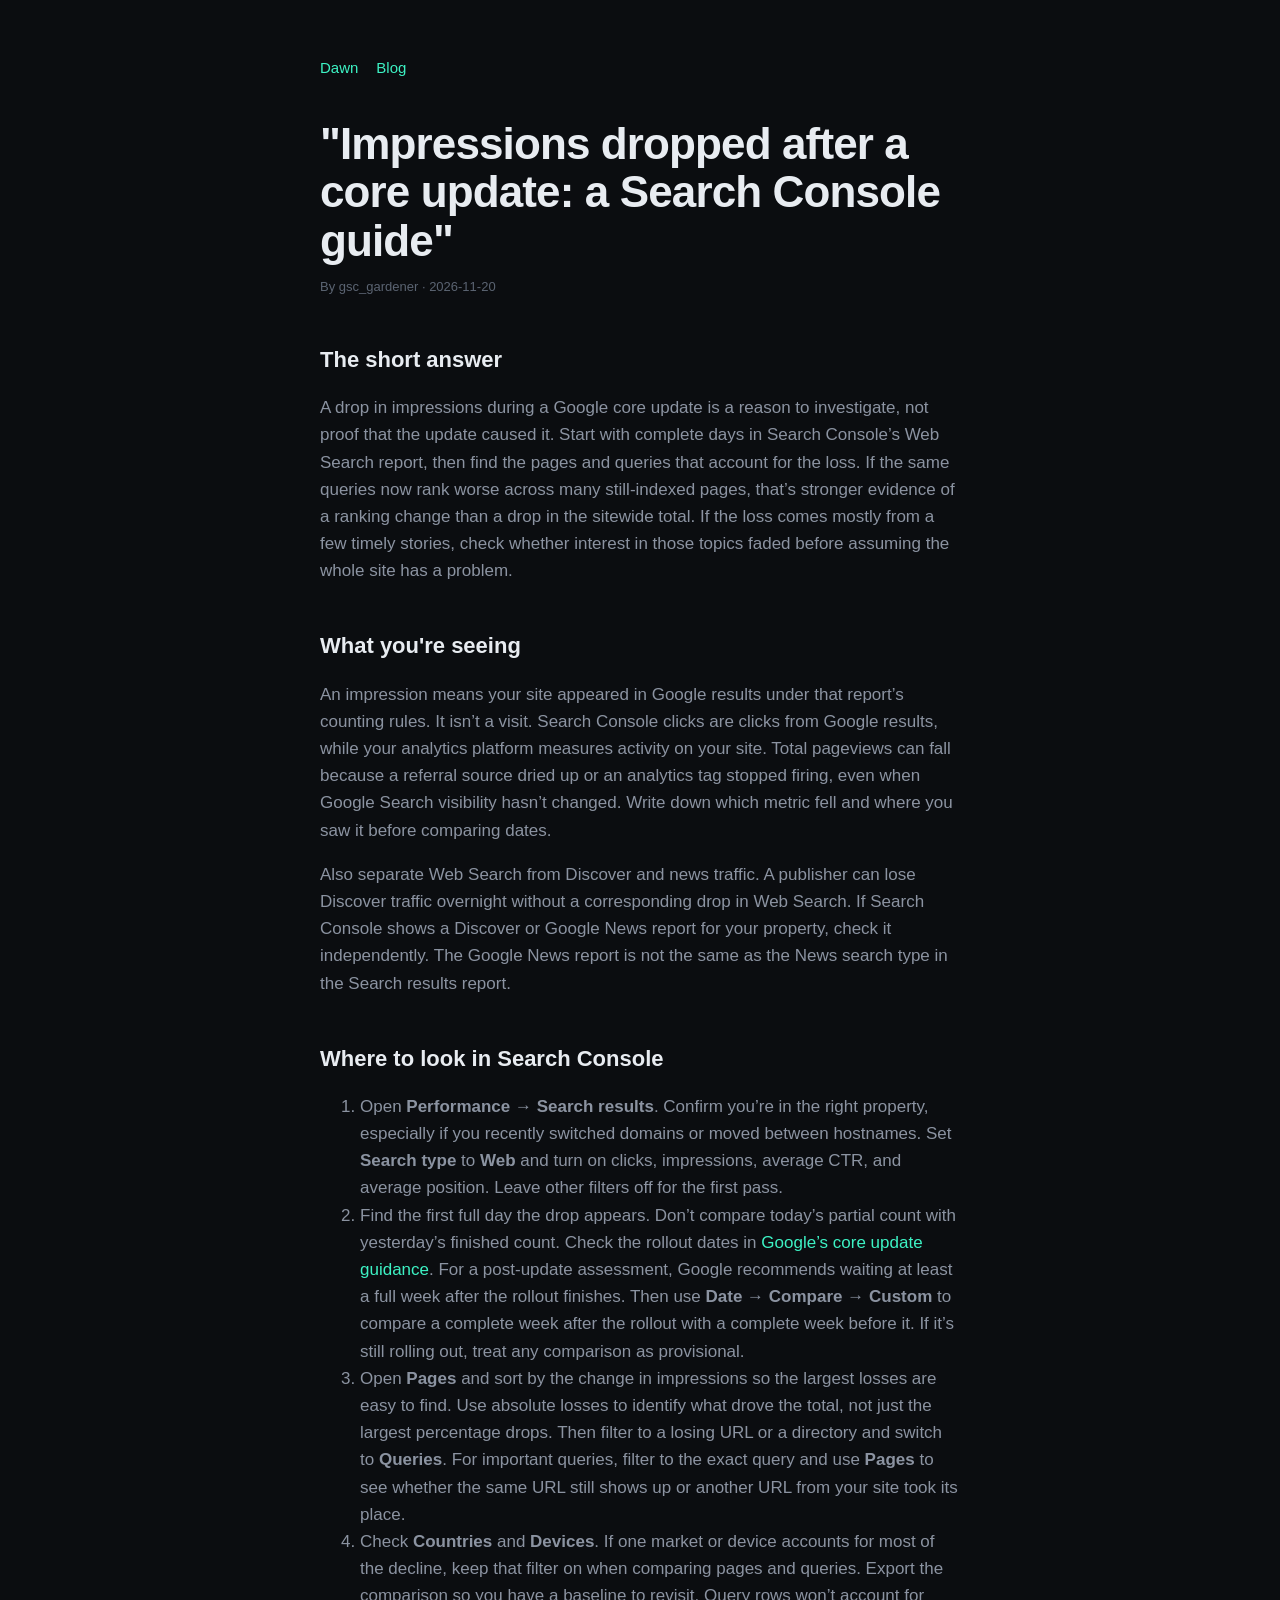
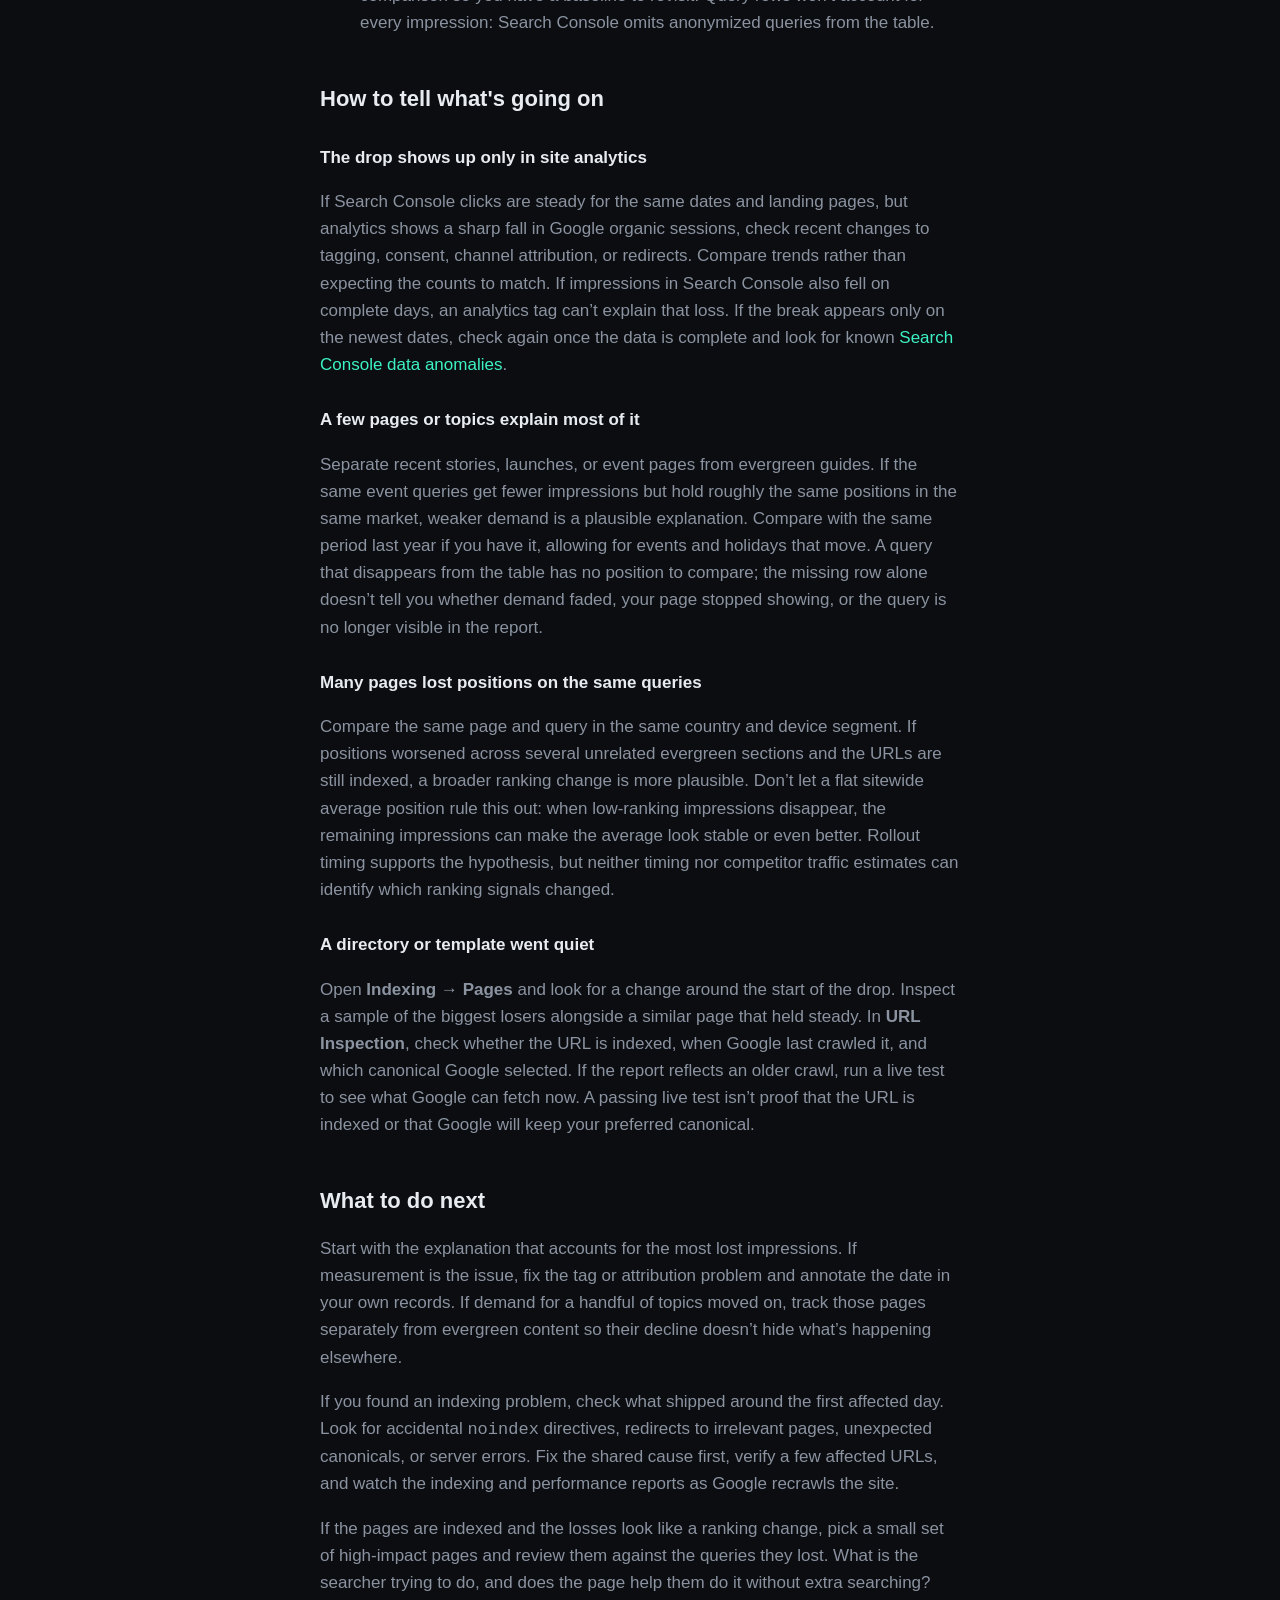
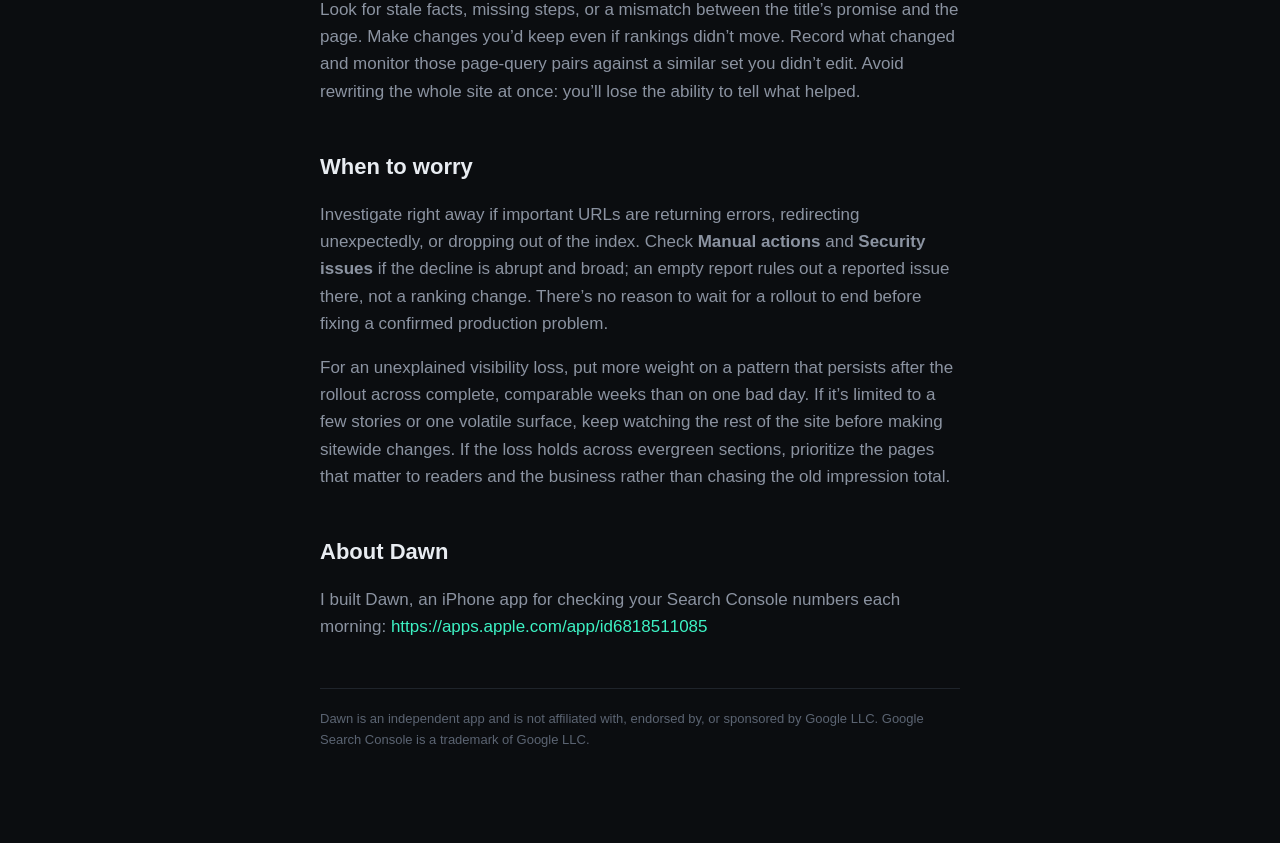
<file: blog/impressions-drop-after-core-update/index.html>
<!doctype html>
<html lang="en">
<head>
<meta charset="utf-8">
<meta name="viewport" content="width=device-width, initial-scale=1">
<title>&quot;Impressions dropped after a core update: a Search Console guide&quot; · Dawn</title>
<meta name="description" content="&quot;Use Search Console to separate ranking losses from reporting gaps, seasonal demand, and a handful of pages or queries losing visibility.&quot;">
<link rel="canonical" href="https://dongqi-yang.github.io/dawn/blog/impressions-drop-after-core-update/">
<link rel="stylesheet" href="../../style.css">
<script type="application/ld+json">{"@context": "https://schema.org", "@type": "Article", "headline": "\"Impressions dropped after a core update: a Search Console guide\"", "description": "\"Use Search Console to separate ranking losses from reporting gaps, seasonal demand, and a handful of pages or queries losing visibility.\"", "datePublished": "2026-11-20", "author": {"@type": "Person", "name": "gsc_gardener"}, "mainEntityOfPage": "https://dongqi-yang.github.io/dawn/blog/impressions-drop-after-core-update/"}</script>
</head>
<body>
<main>
  <nav><a href="../../">Dawn</a><a href="../">Blog</a></nav>
  <h1>&quot;Impressions dropped after a core update: a Search Console guide&quot;</h1>
  <p class="note" style="margin-top:0;border:0;padding:0">By gsc_gardener · <time datetime="2026-11-20">2026-11-20</time></p>
<h2>The short answer</h2>
<p>A drop in impressions during a Google core update is a reason to investigate, not proof that the update caused it. Start with complete days in Search Console’s Web Search report, then find the pages and queries that account for the loss. If the same queries now rank worse across many still-indexed pages, that’s stronger evidence of a ranking change than a drop in the sitewide total. If the loss comes mostly from a few timely stories, check whether interest in those topics faded before assuming the whole site has a problem.</p>
<h2>What you&#x27;re seeing</h2>
<p>An impression means your site appeared in Google results under that report’s counting rules. It isn’t a visit. Search Console clicks are clicks from Google results, while your analytics platform measures activity on your site. Total pageviews can fall because a referral source dried up or an analytics tag stopped firing, even when Google Search visibility hasn’t changed. Write down which metric fell and where you saw it before comparing dates.</p>
<p>Also separate Web Search from Discover and news traffic. A publisher can lose Discover traffic overnight without a corresponding drop in Web Search. If Search Console shows a Discover or Google News report for your property, check it independently. The Google News report is not the same as the News search type in the Search results report.</p>
<h2>Where to look in Search Console</h2>
<ol><li>Open <strong>Performance → Search results</strong>. Confirm you’re in the right property, especially if you recently switched domains or moved between hostnames. Set <strong>Search type</strong> to <strong>Web</strong> and turn on clicks, impressions, average CTR, and average position. Leave other filters off for the first pass.</li><li>Find the first full day the drop appears. Don’t compare today’s partial count with yesterday’s finished count. Check the rollout dates in <a href="https://developers.google.com/search/docs/appearance/core-updates">Google’s core update guidance</a>. For a post-update assessment, Google recommends waiting at least a full week after the rollout finishes. Then use <strong>Date → Compare → Custom</strong> to compare a complete week after the rollout with a complete week before it. If it’s still rolling out, treat any comparison as provisional.</li><li>Open <strong>Pages</strong> and sort by the change in impressions so the largest losses are easy to find. Use absolute losses to identify what drove the total, not just the largest percentage drops. Then filter to a losing URL or a directory and switch to <strong>Queries</strong>. For important queries, filter to the exact query and use <strong>Pages</strong> to see whether the same URL still shows up or another URL from your site took its place.</li><li>Check <strong>Countries</strong> and <strong>Devices</strong>. If one market or device accounts for most of the decline, keep that filter on when comparing pages and queries. Export the comparison so you have a baseline to revisit. Query rows won’t account for every impression: Search Console omits anonymized queries from the table.</li></ol>
<h2>How to tell what&#x27;s going on</h2>
<h3>The drop shows up only in site analytics</h3>
<p>If Search Console clicks are steady for the same dates and landing pages, but analytics shows a sharp fall in Google organic sessions, check recent changes to tagging, consent, channel attribution, or redirects. Compare trends rather than expecting the counts to match. If impressions in Search Console also fell on complete days, an analytics tag can’t explain that loss. If the break appears only on the newest dates, check again once the data is complete and look for known <a href="https://support.google.com/webmasters/answer/6211453">Search Console data anomalies</a>.</p>
<h3>A few pages or topics explain most of it</h3>
<p>Separate recent stories, launches, or event pages from evergreen guides. If the same event queries get fewer impressions but hold roughly the same positions in the same market, weaker demand is a plausible explanation. Compare with the same period last year if you have it, allowing for events and holidays that move. A query that disappears from the table has no position to compare; the missing row alone doesn’t tell you whether demand faded, your page stopped showing, or the query is no longer visible in the report.</p>
<h3>Many pages lost positions on the same queries</h3>
<p>Compare the same page and query in the same country and device segment. If positions worsened across several unrelated evergreen sections and the URLs are still indexed, a broader ranking change is more plausible. Don’t let a flat sitewide average position rule this out: when low-ranking impressions disappear, the remaining impressions can make the average look stable or even better. Rollout timing supports the hypothesis, but neither timing nor competitor traffic estimates can identify which ranking signals changed.</p>
<h3>A directory or template went quiet</h3>
<p>Open <strong>Indexing → Pages</strong> and look for a change around the start of the drop. Inspect a sample of the biggest losers alongside a similar page that held steady. In <strong>URL Inspection</strong>, check whether the URL is indexed, when Google last crawled it, and which canonical Google selected. If the report reflects an older crawl, run a live test to see what Google can fetch now. A passing live test isn’t proof that the URL is indexed or that Google will keep your preferred canonical.</p>
<h2>What to do next</h2>
<p>Start with the explanation that accounts for the most lost impressions. If measurement is the issue, fix the tag or attribution problem and annotate the date in your own records. If demand for a handful of topics moved on, track those pages separately from evergreen content so their decline doesn’t hide what’s happening elsewhere.</p>
<p>If you found an indexing problem, check what shipped around the first affected day. Look for accidental <code>noindex</code> directives, redirects to irrelevant pages, unexpected canonicals, or server errors. Fix the shared cause first, verify a few affected URLs, and watch the indexing and performance reports as Google recrawls the site.</p>
<p>If the pages are indexed and the losses look like a ranking change, pick a small set of high-impact pages and review them against the queries they lost. What is the searcher trying to do, and does the page help them do it without extra searching? Look for stale facts, missing steps, or a mismatch between the title’s promise and the page. Make changes you’d keep even if rankings didn’t move. Record what changed and monitor those page-query pairs against a similar set you didn’t edit. Avoid rewriting the whole site at once: you’ll lose the ability to tell what helped.</p>
<h2>When to worry</h2>
<p>Investigate right away if important URLs are returning errors, redirecting unexpectedly, or dropping out of the index. Check <strong>Manual actions</strong> and <strong>Security issues</strong> if the decline is abrupt and broad; an empty report rules out a reported issue there, not a ranking change. There’s no reason to wait for a rollout to end before fixing a confirmed production problem.</p>
<p>For an unexplained visibility loss, put more weight on a pattern that persists after the rollout across complete, comparable weeks than on one bad day. If it’s limited to a few stories or one volatile surface, keep watching the rest of the site before making sitewide changes. If the loss holds across evergreen sections, prioritize the pages that matter to readers and the business rather than chasing the old impression total.</p>
<h2>About Dawn</h2>
<p>I built Dawn, an iPhone app for checking your Search Console numbers each morning: <a href="https://apps.apple.com/app/id6818511085">https://apps.apple.com/app/id6818511085</a></p>
  <p class="note">Dawn is an independent app and is not affiliated with, endorsed by, or sponsored by Google LLC. Google Search Console is a trademark of Google LLC.</p>
</main>
</body>
</html>
</file>
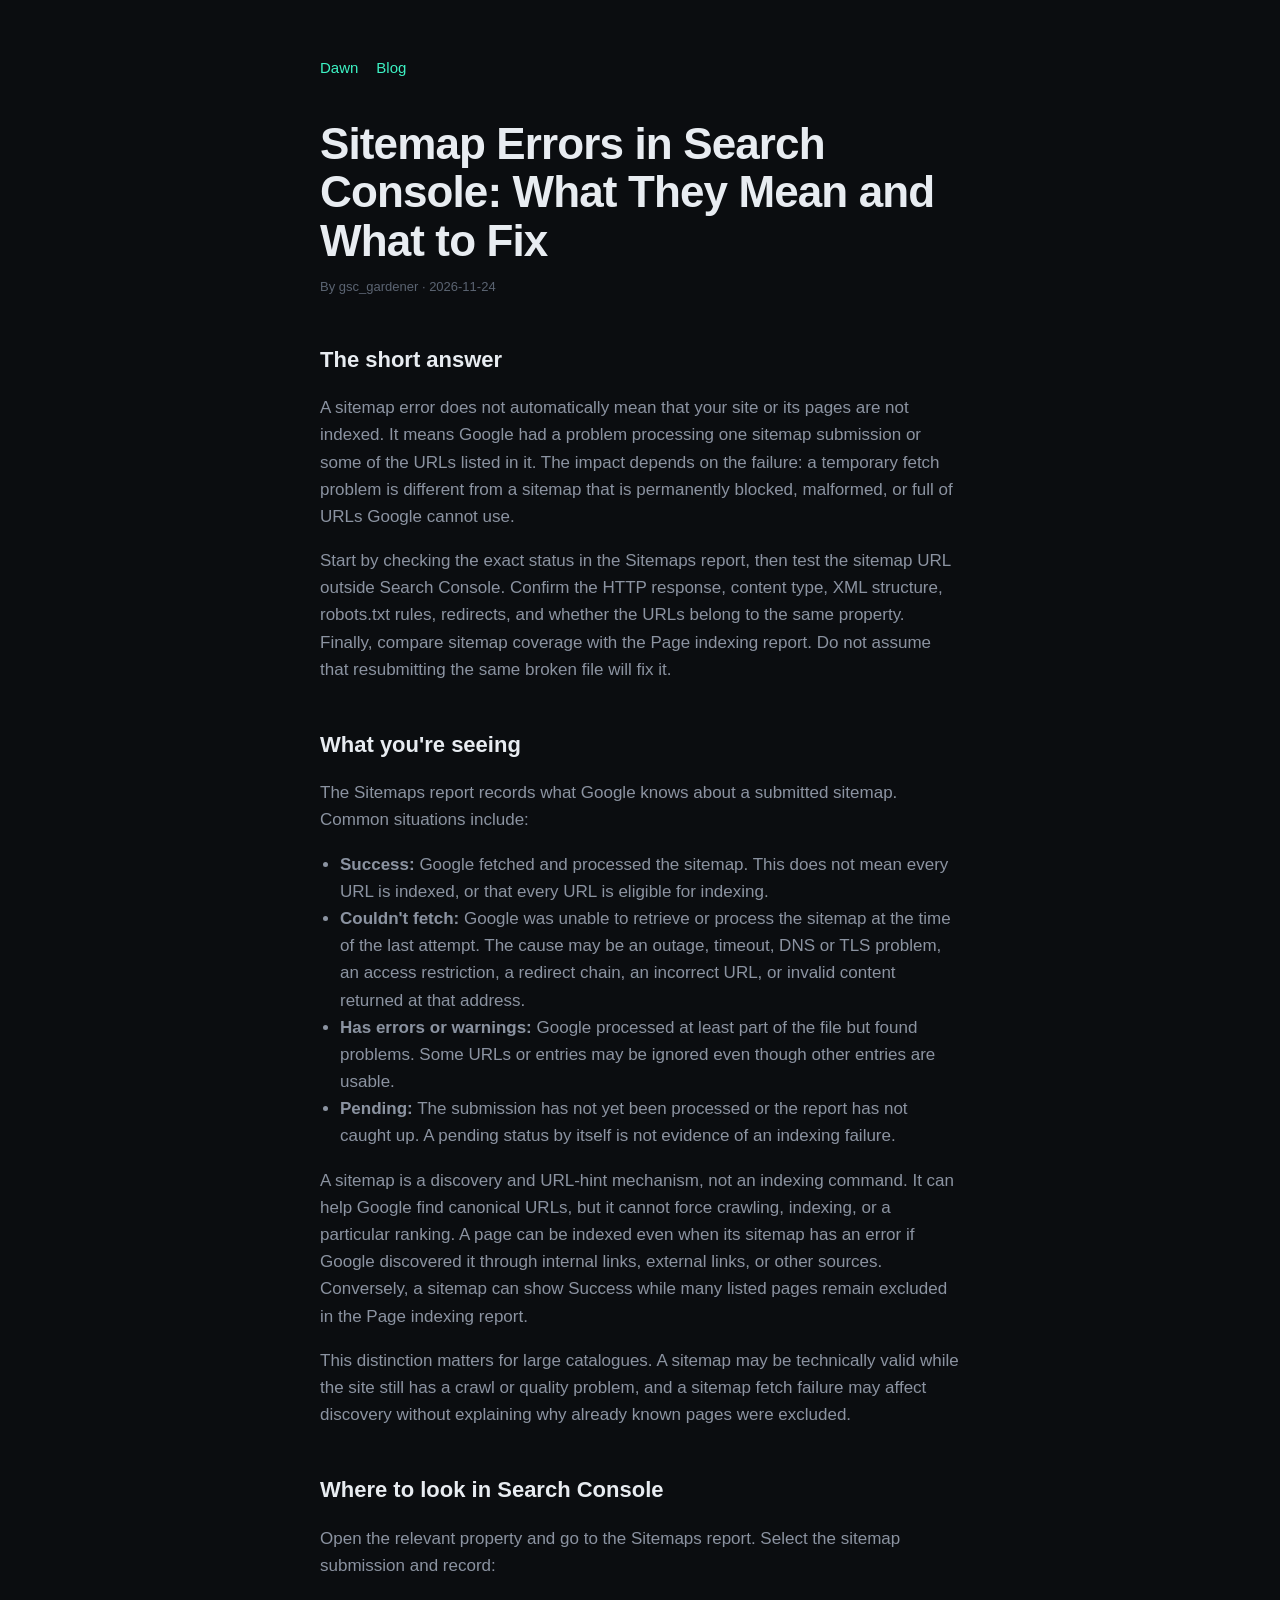
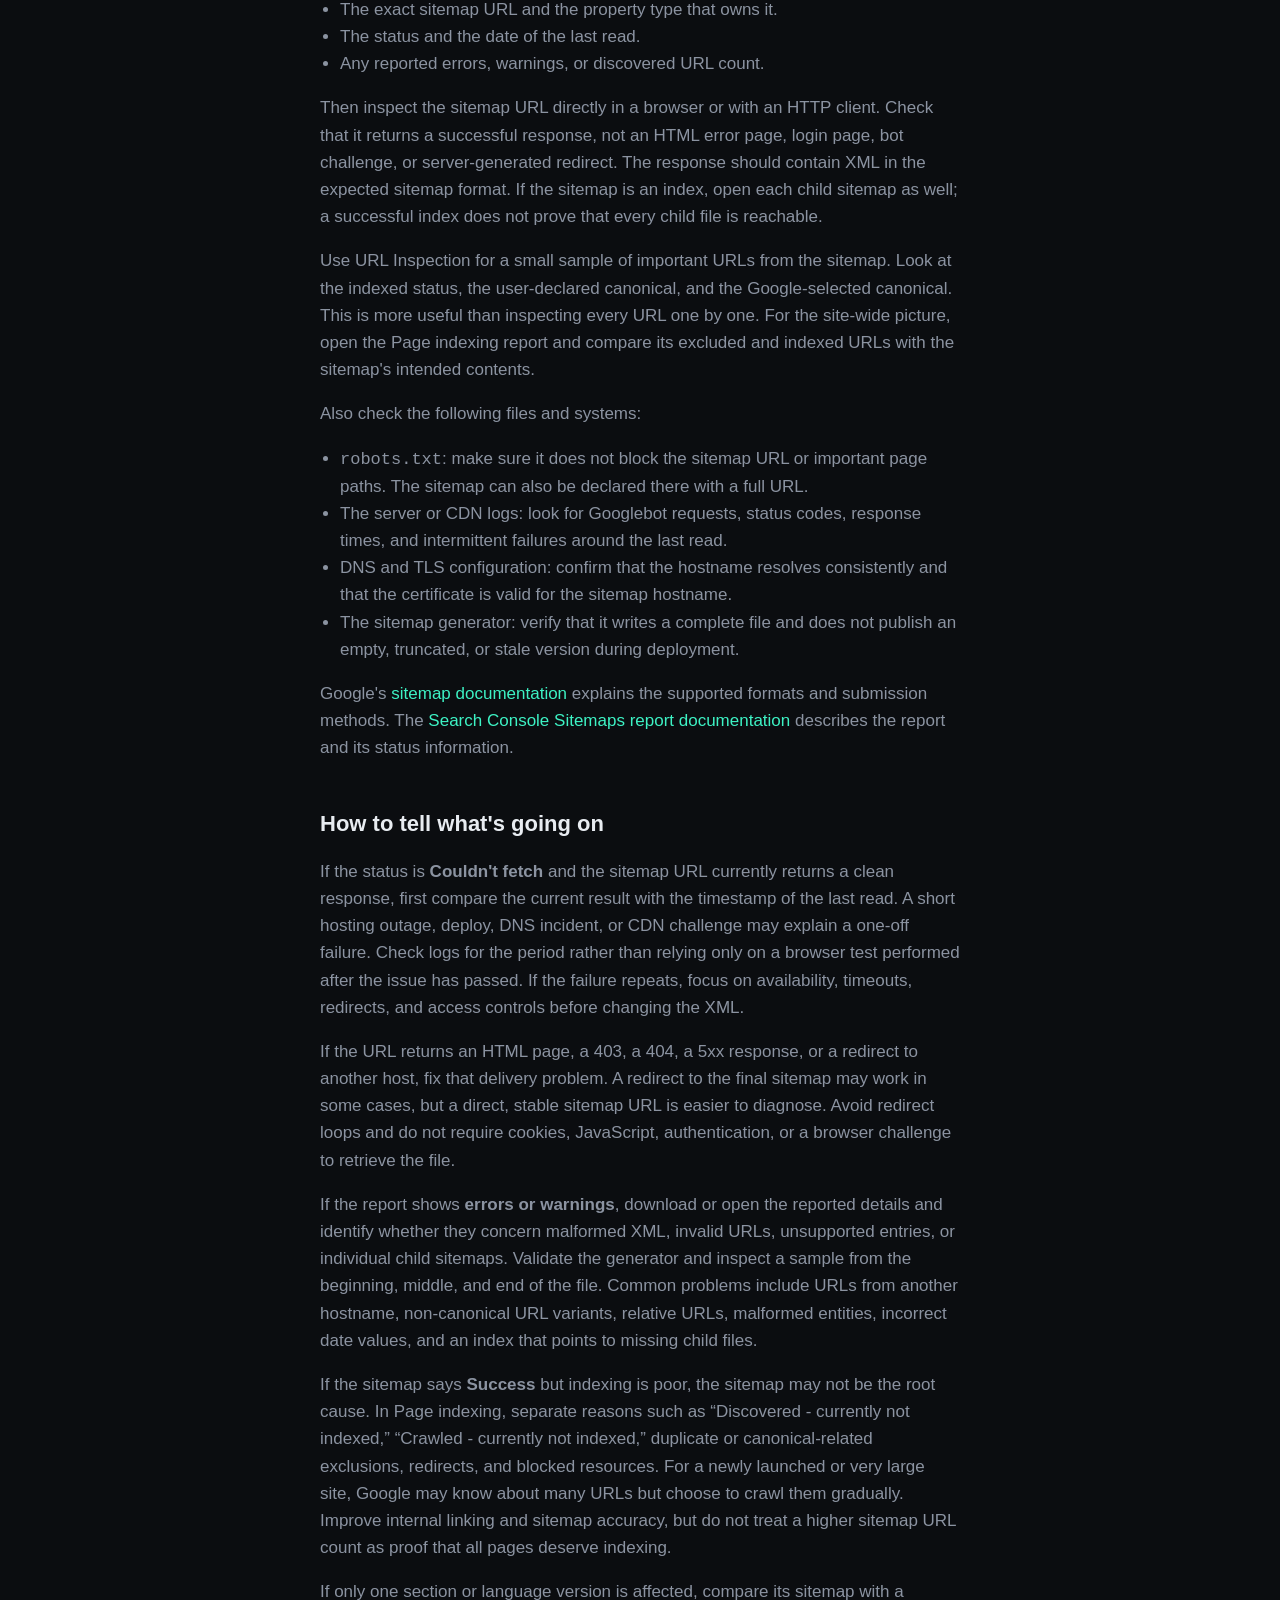
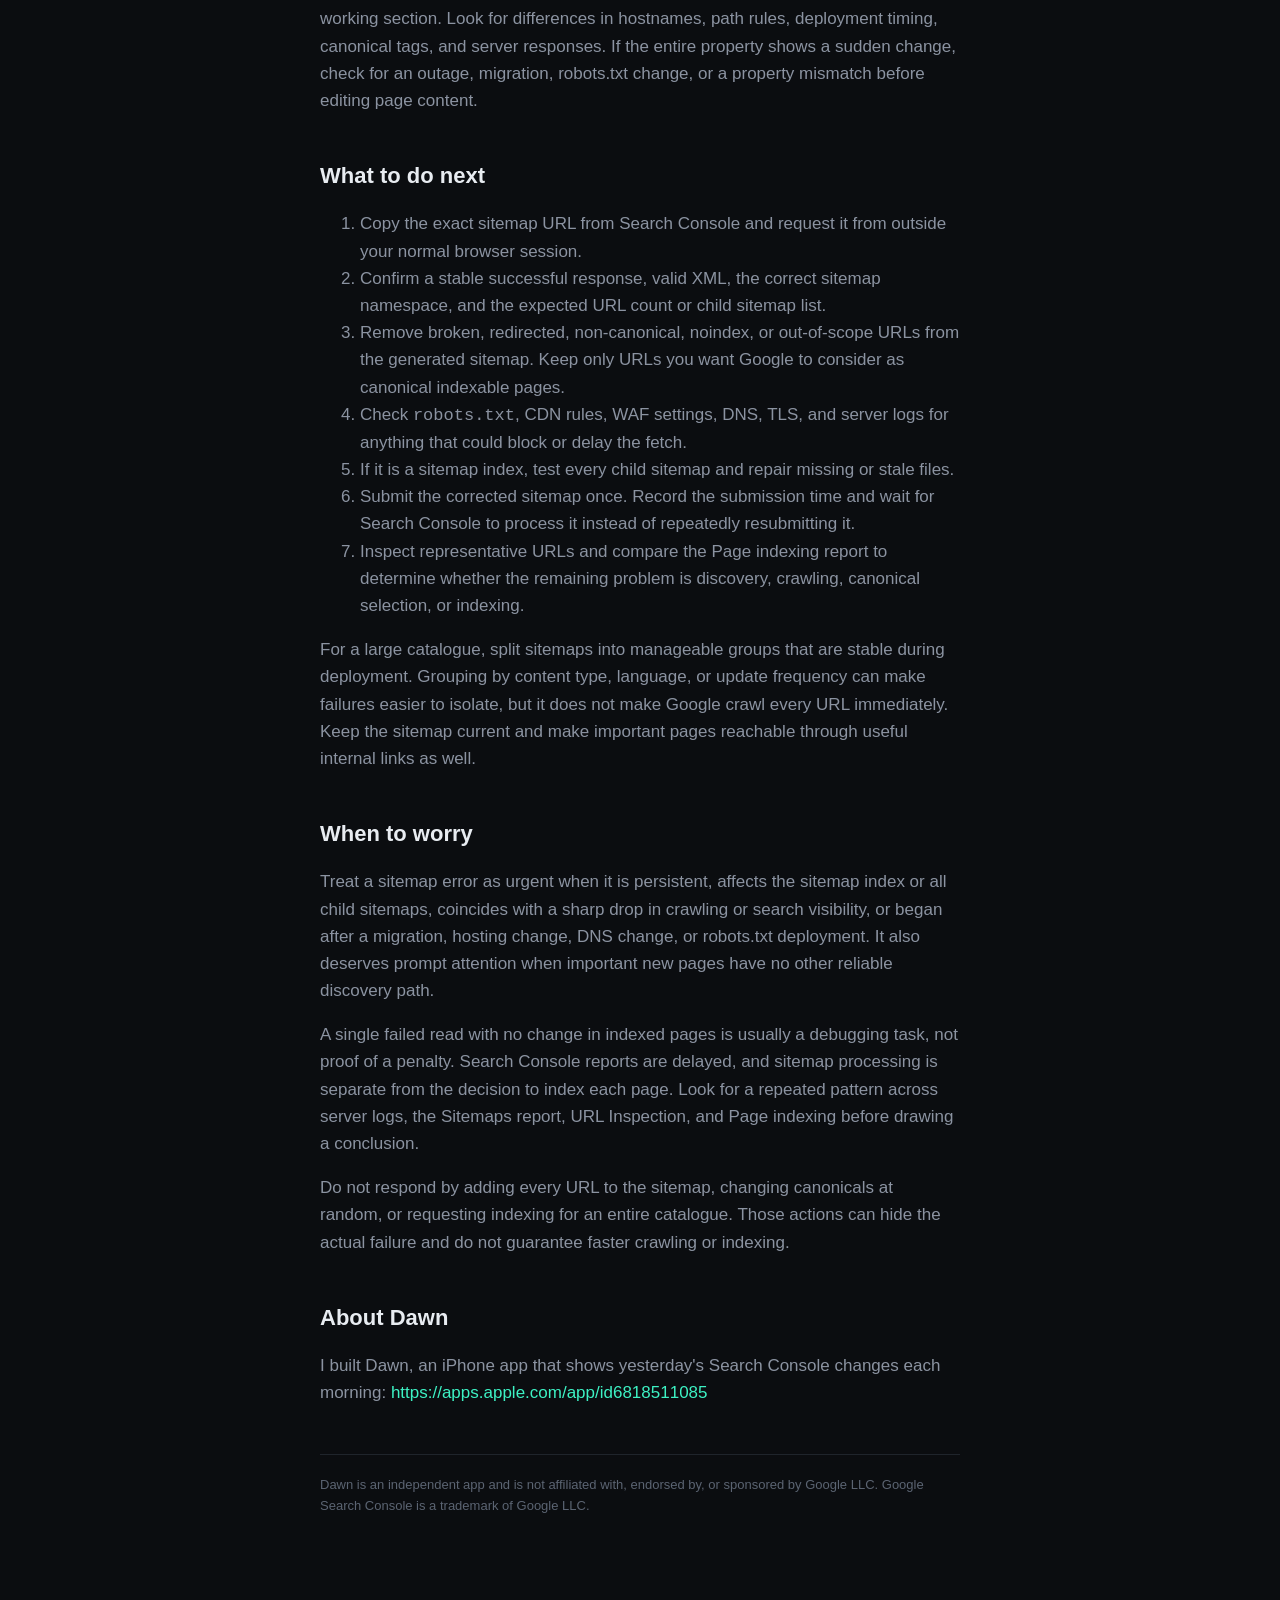
<file: blog/sitemap-errors-search-console-couldnt-fetch/index.html>
<!doctype html>
<html lang="en">
<head>
<meta charset="utf-8">
<meta name="viewport" content="width=device-width, initial-scale=1">
<title>Sitemap Errors in Search Console: What They Mean and What to Fix · Dawn</title>
<meta name="description" content="A practical guide to sitemap statuses in Google Search Console, including couldn&#x27;t fetch, errors, warnings, and when indexing is actually affected.">
<link rel="canonical" href="https://dongqi-yang.github.io/dawn/blog/sitemap-errors-search-console-couldnt-fetch/">
<link rel="stylesheet" href="../../style.css">
<script type="application/ld+json">{"@context": "https://schema.org", "@type": "Article", "headline": "Sitemap Errors in Search Console: What They Mean and What to Fix", "description": "A practical guide to sitemap statuses in Google Search Console, including couldn't fetch, errors, warnings, and when indexing is actually affected.", "datePublished": "2026-11-24", "author": {"@type": "Person", "name": "gsc_gardener"}, "mainEntityOfPage": "https://dongqi-yang.github.io/dawn/blog/sitemap-errors-search-console-couldnt-fetch/"}</script>
</head>
<body>
<main>
  <nav><a href="../../">Dawn</a><a href="../">Blog</a></nav>
  <h1>Sitemap Errors in Search Console: What They Mean and What to Fix</h1>
  <p class="note" style="margin-top:0;border:0;padding:0">By gsc_gardener · <time datetime="2026-11-24">2026-11-24</time></p>
<h2>The short answer</h2>
<p>A sitemap error does not automatically mean that your site or its pages are not indexed. It means Google had a problem processing one sitemap submission or some of the URLs listed in it. The impact depends on the failure: a temporary fetch problem is different from a sitemap that is permanently blocked, malformed, or full of URLs Google cannot use.</p>
<p>Start by checking the exact status in the Sitemaps report, then test the sitemap URL outside Search Console. Confirm the HTTP response, content type, XML structure, robots.txt rules, redirects, and whether the URLs belong to the same property. Finally, compare sitemap coverage with the Page indexing report. Do not assume that resubmitting the same broken file will fix it.</p>
<h2>What you&#x27;re seeing</h2>
<p>The Sitemaps report records what Google knows about a submitted sitemap. Common situations include:</p>
<ul><li><strong>Success:</strong> Google fetched and processed the sitemap. This does not mean every URL is indexed, or that every URL is eligible for indexing.</li><li><strong>Couldn&#x27;t fetch:</strong> Google was unable to retrieve or process the sitemap at the time of the last attempt. The cause may be an outage, timeout, DNS or TLS problem, an access restriction, a redirect chain, an incorrect URL, or invalid content returned at that address.</li><li><strong>Has errors or warnings:</strong> Google processed at least part of the file but found problems. Some URLs or entries may be ignored even though other entries are usable.</li><li><strong>Pending:</strong> The submission has not yet been processed or the report has not caught up. A pending status by itself is not evidence of an indexing failure.</li></ul>
<p>A sitemap is a discovery and URL-hint mechanism, not an indexing command. It can help Google find canonical URLs, but it cannot force crawling, indexing, or a particular ranking. A page can be indexed even when its sitemap has an error if Google discovered it through internal links, external links, or other sources. Conversely, a sitemap can show Success while many listed pages remain excluded in the Page indexing report.</p>
<p>This distinction matters for large catalogues. A sitemap may be technically valid while the site still has a crawl or quality problem, and a sitemap fetch failure may affect discovery without explaining why already known pages were excluded.</p>
<h2>Where to look in Search Console</h2>
<p>Open the relevant property and go to the Sitemaps report. Select the sitemap submission and record:</p>
<ul><li>The exact sitemap URL and the property type that owns it.</li><li>The status and the date of the last read.</li><li>Any reported errors, warnings, or discovered URL count.</li></ul>
<p>Then inspect the sitemap URL directly in a browser or with an HTTP client. Check that it returns a successful response, not an HTML error page, login page, bot challenge, or server-generated redirect. The response should contain XML in the expected sitemap format. If the sitemap is an index, open each child sitemap as well; a successful index does not prove that every child file is reachable.</p>
<p>Use URL Inspection for a small sample of important URLs from the sitemap. Look at the indexed status, the user-declared canonical, and the Google-selected canonical. This is more useful than inspecting every URL one by one. For the site-wide picture, open the Page indexing report and compare its excluded and indexed URLs with the sitemap&#x27;s intended contents.</p>
<p>Also check the following files and systems:</p>
<ul><li><code>robots.txt</code>: make sure it does not block the sitemap URL or important page paths. The sitemap can also be declared there with a full URL.</li><li>The server or CDN logs: look for Googlebot requests, status codes, response times, and intermittent failures around the last read.</li><li>DNS and TLS configuration: confirm that the hostname resolves consistently and that the certificate is valid for the sitemap hostname.</li><li>The sitemap generator: verify that it writes a complete file and does not publish an empty, truncated, or stale version during deployment.</li></ul>
<p>Google&#x27;s <a href="https://developers.google.com/search/docs/crawling-indexing/sitemaps/overview">sitemap documentation</a> explains the supported formats and submission methods. The <a href="https://support.google.com/webmasters/answer/7451001">Search Console Sitemaps report documentation</a> describes the report and its status information.</p>
<h2>How to tell what&#x27;s going on</h2>
<p>If the status is <strong>Couldn&#x27;t fetch</strong> and the sitemap URL currently returns a clean response, first compare the current result with the timestamp of the last read. A short hosting outage, deploy, DNS incident, or CDN challenge may explain a one-off failure. Check logs for the period rather than relying only on a browser test performed after the issue has passed. If the failure repeats, focus on availability, timeouts, redirects, and access controls before changing the XML.</p>
<p>If the URL returns an HTML page, a 403, a 404, a 5xx response, or a redirect to another host, fix that delivery problem. A redirect to the final sitemap may work in some cases, but a direct, stable sitemap URL is easier to diagnose. Avoid redirect loops and do not require cookies, JavaScript, authentication, or a browser challenge to retrieve the file.</p>
<p>If the report shows <strong>errors or warnings</strong>, download or open the reported details and identify whether they concern malformed XML, invalid URLs, unsupported entries, or individual child sitemaps. Validate the generator and inspect a sample from the beginning, middle, and end of the file. Common problems include URLs from another hostname, non-canonical URL variants, relative URLs, malformed entities, incorrect date values, and an index that points to missing child files.</p>
<p>If the sitemap says <strong>Success</strong> but indexing is poor, the sitemap may not be the root cause. In Page indexing, separate reasons such as “Discovered - currently not indexed,” “Crawled - currently not indexed,” duplicate or canonical-related exclusions, redirects, and blocked resources. For a newly launched or very large site, Google may know about many URLs but choose to crawl them gradually. Improve internal linking and sitemap accuracy, but do not treat a higher sitemap URL count as proof that all pages deserve indexing.</p>
<p>If only one section or language version is affected, compare its sitemap with a working section. Look for differences in hostnames, path rules, deployment timing, canonical tags, and server responses. If the entire property shows a sudden change, check for an outage, migration, robots.txt change, or a property mismatch before editing page content.</p>
<h2>What to do next</h2>
<ol><li>Copy the exact sitemap URL from Search Console and request it from outside your normal browser session.</li><li>Confirm a stable successful response, valid XML, the correct sitemap namespace, and the expected URL count or child sitemap list.</li><li>Remove broken, redirected, non-canonical, noindex, or out-of-scope URLs from the generated sitemap. Keep only URLs you want Google to consider as canonical indexable pages.</li><li>Check <code>robots.txt</code>, CDN rules, WAF settings, DNS, TLS, and server logs for anything that could block or delay the fetch.</li><li>If it is a sitemap index, test every child sitemap and repair missing or stale files.</li><li>Submit the corrected sitemap once. Record the submission time and wait for Search Console to process it instead of repeatedly resubmitting it.</li><li>Inspect representative URLs and compare the Page indexing report to determine whether the remaining problem is discovery, crawling, canonical selection, or indexing.</li></ol>
<p>For a large catalogue, split sitemaps into manageable groups that are stable during deployment. Grouping by content type, language, or update frequency can make failures easier to isolate, but it does not make Google crawl every URL immediately. Keep the sitemap current and make important pages reachable through useful internal links as well.</p>
<h2>When to worry</h2>
<p>Treat a sitemap error as urgent when it is persistent, affects the sitemap index or all child sitemaps, coincides with a sharp drop in crawling or search visibility, or began after a migration, hosting change, DNS change, or robots.txt deployment. It also deserves prompt attention when important new pages have no other reliable discovery path.</p>
<p>A single failed read with no change in indexed pages is usually a debugging task, not proof of a penalty. Search Console reports are delayed, and sitemap processing is separate from the decision to index each page. Look for a repeated pattern across server logs, the Sitemaps report, URL Inspection, and Page indexing before drawing a conclusion.</p>
<p>Do not respond by adding every URL to the sitemap, changing canonicals at random, or requesting indexing for an entire catalogue. Those actions can hide the actual failure and do not guarantee faster crawling or indexing.</p>
<h2>About Dawn</h2>
<p>I built Dawn, an iPhone app that shows yesterday&#x27;s Search Console changes each morning: <a href="https://apps.apple.com/app/id6818511085">https://apps.apple.com/app/id6818511085</a></p>
  <p class="note">Dawn is an independent app and is not affiliated with, endorsed by, or sponsored by Google LLC. Google Search Console is a trademark of Google LLC.</p>
</main>
</body>
</html>
</file>
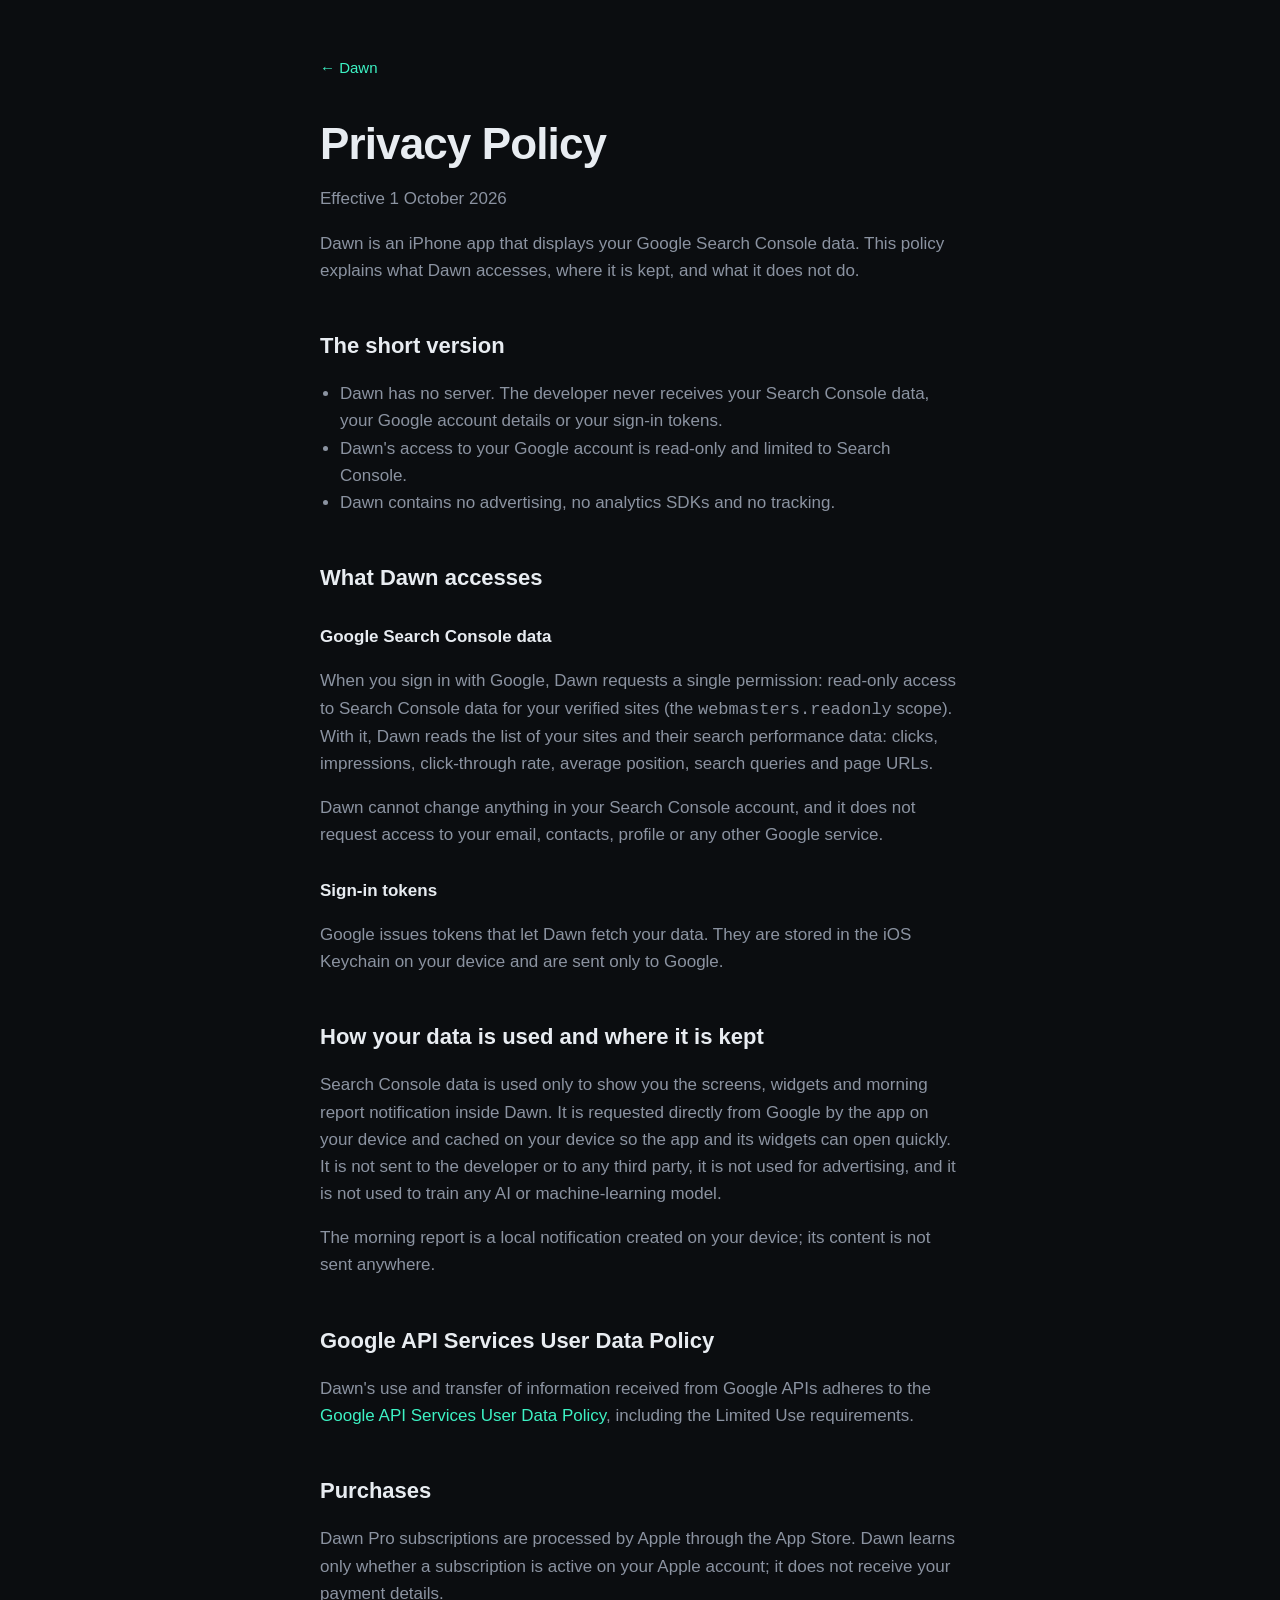
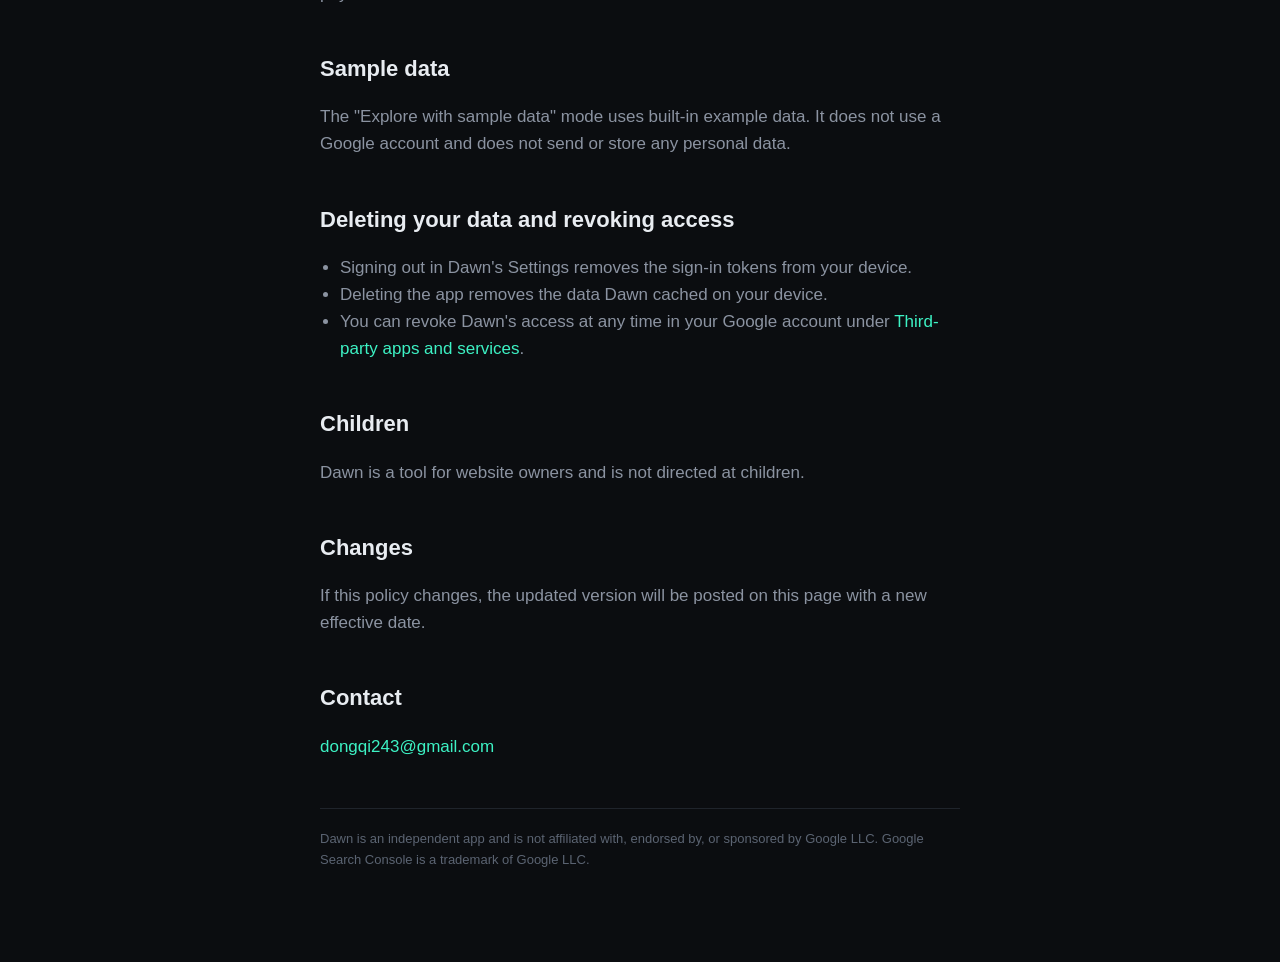
<file: privacy.html>
<!doctype html>
<html lang="en">
<head>
<meta charset="utf-8">
<meta name="viewport" content="width=device-width, initial-scale=1">
<title>Dawn — Privacy Policy</title>
<meta name="description" content="Privacy policy for the Dawn iPhone app.">
<link rel="stylesheet" href="style.css">
</head>
<body>
<main>
  <nav><a href="./">← Dawn</a></nav>
  <h1>Privacy Policy</h1>
  <p>Effective 1 October 2026</p>

  <p>Dawn is an iPhone app that displays your Google Search Console data. This policy explains what Dawn accesses, where it is kept, and what it does not do.</p>

  <h2>The short version</h2>
  <ul>
    <li>Dawn has no server. The developer never receives your Search Console data, your Google account details or your sign-in tokens.</li>
    <li>Dawn's access to your Google account is read-only and limited to Search Console.</li>
    <li>Dawn contains no advertising, no analytics SDKs and no tracking.</li>
  </ul>

  <h2>What Dawn accesses</h2>
  <h3>Google Search Console data</h3>
  <p>When you sign in with Google, Dawn requests a single permission: read-only access to Search Console data for your verified sites (the <code>webmasters.readonly</code> scope). With it, Dawn reads the list of your sites and their search performance data: clicks, impressions, click-through rate, average position, search queries and page URLs.</p>
  <p>Dawn cannot change anything in your Search Console account, and it does not request access to your email, contacts, profile or any other Google service.</p>

  <h3>Sign-in tokens</h3>
  <p>Google issues tokens that let Dawn fetch your data. They are stored in the iOS Keychain on your device and are sent only to Google.</p>

  <h2>How your data is used and where it is kept</h2>
  <p>Search Console data is used only to show you the screens, widgets and morning report notification inside Dawn. It is requested directly from Google by the app on your device and cached on your device so the app and its widgets can open quickly. It is not sent to the developer or to any third party, it is not used for advertising, and it is not used to train any AI or machine-learning model.</p>
  <p>The morning report is a local notification created on your device; its content is not sent anywhere.</p>

  <h2>Google API Services User Data Policy</h2>
  <p>Dawn's use and transfer of information received from Google APIs adheres to the <a href="https://developers.google.com/terms/api-services-user-data-policy">Google API Services User Data Policy</a>, including the Limited Use requirements.</p>

  <h2>Purchases</h2>
  <p>Dawn Pro subscriptions are processed by Apple through the App Store. Dawn learns only whether a subscription is active on your Apple account; it does not receive your payment details.</p>

  <h2>Sample data</h2>
  <p>The "Explore with sample data" mode uses built-in example data. It does not use a Google account and does not send or store any personal data.</p>

  <h2>Deleting your data and revoking access</h2>
  <ul>
    <li>Signing out in Dawn's Settings removes the sign-in tokens from your device.</li>
    <li>Deleting the app removes the data Dawn cached on your device.</li>
    <li>You can revoke Dawn's access at any time in your Google account under <a href="https://myaccount.google.com/permissions">Third-party apps and services</a>.</li>
  </ul>

  <h2>Children</h2>
  <p>Dawn is a tool for website owners and is not directed at children.</p>

  <h2>Changes</h2>
  <p>If this policy changes, the updated version will be posted on this page with a new effective date.</p>

  <h2>Contact</h2>
  <p><a href="mailto:dongqi243@gmail.com">dongqi243@gmail.com</a></p>

  <p class="note">Dawn is an independent app and is not affiliated with, endorsed by, or sponsored by Google LLC. Google Search Console is a trademark of Google LLC.</p>
</main>
</body>
</html>
</file>
<file: style.css>
:root { --bg:#0B0D10; --card:#14171C; --line:#1F242B; --ink:#E8ECF1; --ink2:#8B93A1; --ink3:#5B6472; --teal:#3DF2C4; }
* { box-sizing: border-box; }
html { -webkit-text-size-adjust: 100%; }
body { margin:0; background:var(--bg); color:var(--ink); font:17px/1.6 -apple-system, BlinkMacSystemFont, "Segoe UI", Roboto, Helvetica, Arial, sans-serif; }
main { max-width: 680px; margin: 0 auto; padding: 56px 20px 80px; }
a { color: var(--teal); text-decoration: none; }
a:hover { text-decoration: underline; }
.mark { width:56px; height:56px; position:relative; overflow:hidden; margin-bottom:20px; }
.mark::before { content:""; position:absolute; left:14px; top:8px; width:28px; height:28px; border-radius:50%; background:var(--teal); }
.mark::after { content:""; position:absolute; left:0; right:0; bottom:0; height:22px; background:var(--bg); border-top:2.5px solid var(--teal); }
h1 { font-size: 44px; line-height:1.1; margin: 0 0 12px; letter-spacing:-0.02em; }
h2 { font-size: 22px; margin: 44px 0 10px; }
h3 { font-size: 17px; margin: 28px 0 6px; }
p, li { color: var(--ink2); }
p.lead { font-size: 20px; color: var(--ink2); max-width: 30em; }
ul { padding-left: 20px; }
.cards { display:grid; gap:12px; margin-top:28px; }
.card { background:var(--card); border:1px solid var(--line); border-radius:16px; padding:18px 20px; }
.card strong { color: var(--ink); display:block; margin-bottom:4px; }
.card span { color: var(--ink2); font-size: 15px; }
.note { font-size: 13px; color: var(--ink3); margin-top: 48px; border-top:1px solid var(--line); padding-top:20px; }
nav { font-size: 15px; margin-bottom: 40px; }
nav a { margin-right: 18px; }
</file>
